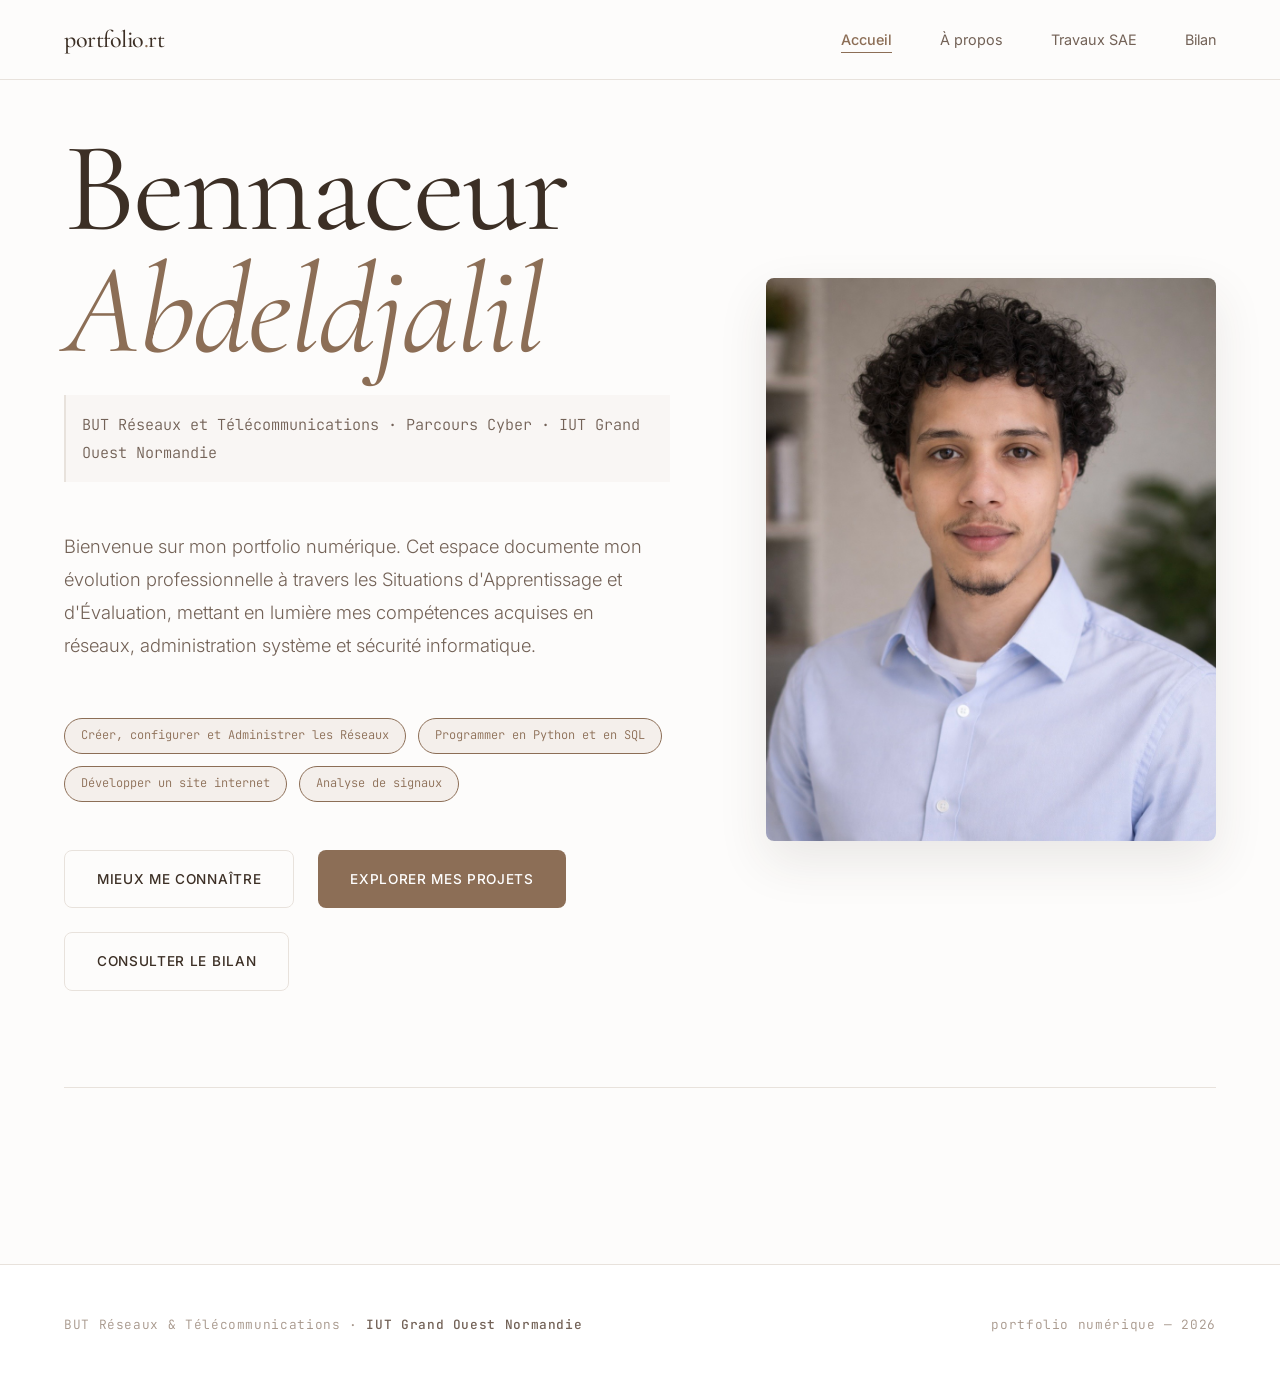
<file: index.html>
<!DOCTYPE html>
<html lang="fr">
<head>
  <meta charset="UTF-8">
  <meta name="viewport" content="width=device-width, initial-scale=1.0">
  <title>Portfolio BUT R&T | Accueil</title>
  <link rel="preconnect" href="https://fonts.googleapis.com">
  <link rel="preconnect" href="https://fonts.gstatic.com" crossorigin>
  <link href="https://fonts.googleapis.com/css2?family=Cormorant+Garamond:ital,wght@0,400;0,500;0,600;1,400&family=Inter:wght@300;400;500;600&family=JetBrains+Mono:wght@400;500&display=swap" rel="stylesheet">
  <link rel="stylesheet" href="style.css">
</head>
<body>

<nav>
  <a class="nav-logo" href="index.html">portfolio<span>.</span>rt</a>
  <ul class="nav-links">
    <li><a href="index.html" class="active">Accueil</a></li>
    <li><a href="presentation.html">À propos</a></li>
    <li><a href="saes.html">Travaux SAE</a></li>
    <li><a href="bilan.html">Bilan</a></li>
  </ul>
</nav>

<main>
  <div class="hero-grid">
    <div>
      <div class="hero-name">
        Bennaceur<em>Abdeldjalil</em>
      </div>
      <div class="hero-subtitle">BUT Réseaux et Télécommunications · Parcours Cyber · IUT Grand Ouest Normandie</div>
      <p class="hero-desc">
        Bienvenue sur mon portfolio numérique. Cet espace documente mon évolution professionnelle à travers les Situations d'Apprentissage et d'Évaluation, mettant en lumière mes compétences acquises en réseaux, administration système et sécurité informatique.
      </p>
      <div class="tags">
        <span class="tag accent">Créer, configurer et Administrer les Réseaux</span>
        <span class="tag accent">Programmer en Python et en SQL</span>
        <span class="tag accent">Développer un site internet</span>
        <span class="tag accent">Analyse de signaux</span>
      </div>
      <div class="btn-row">
        <a href="presentation.html" class="btn btn-outline">Mieux me connaître</a>
        <a href="saes.html" class="btn btn-primary">Explorer mes projets</a>
        <a href="bilan.html" class="btn btn-outline">Consulter le bilan</a>
      </div>
    </div>

    <div class="photo-container">
      <img src="[data-uri]" alt="Portrait professionnel de Bennaceur Abdeldjalil">
    </div>
  </div>

  <div class="divider"></div>
</main>

<footer class="footer-strip">
  <span>BUT Réseaux &amp; Télécommunications · <strong>IUT Grand Ouest Normandie</strong></span>
  <span>portfolio numérique — <span id="year"></span></span>
</footer>

<script>
  document.getElementById('year').textContent = new Date().getFullYear();
</script>
</body>
</html>
</file>
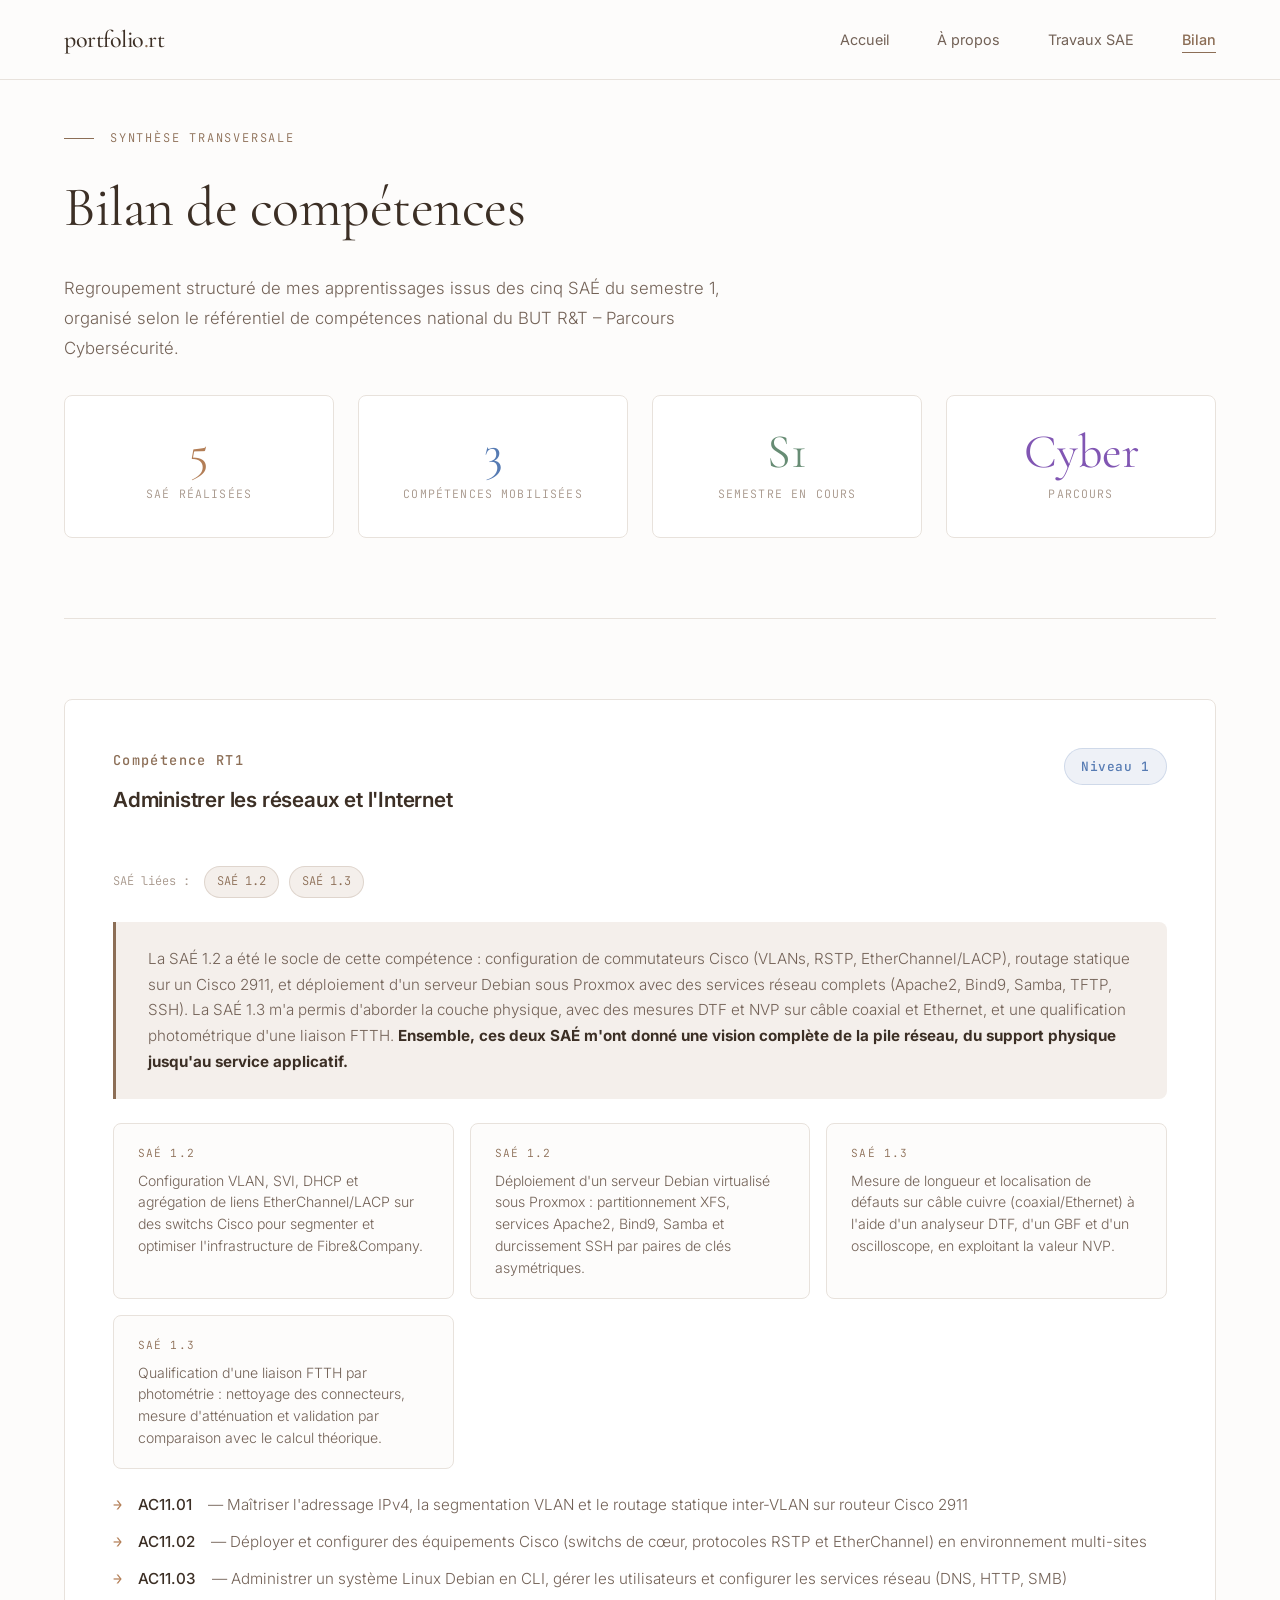
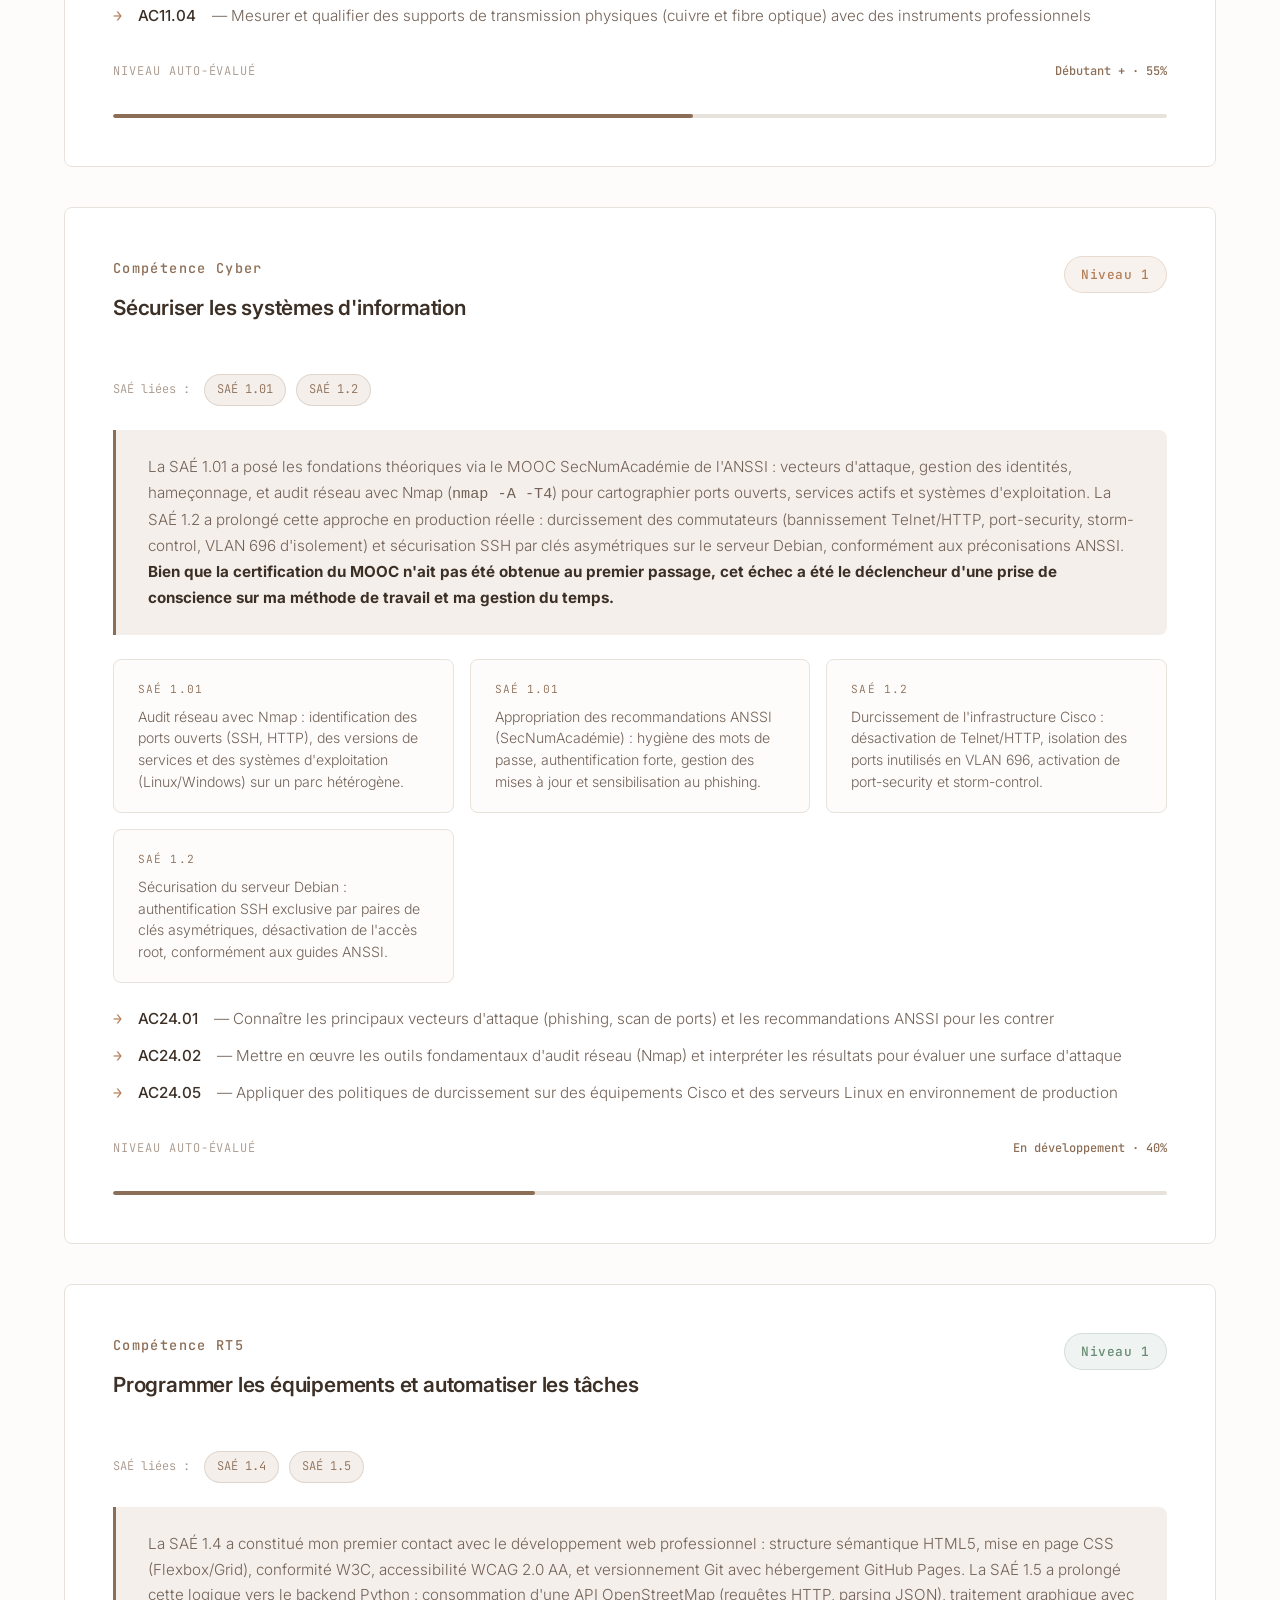
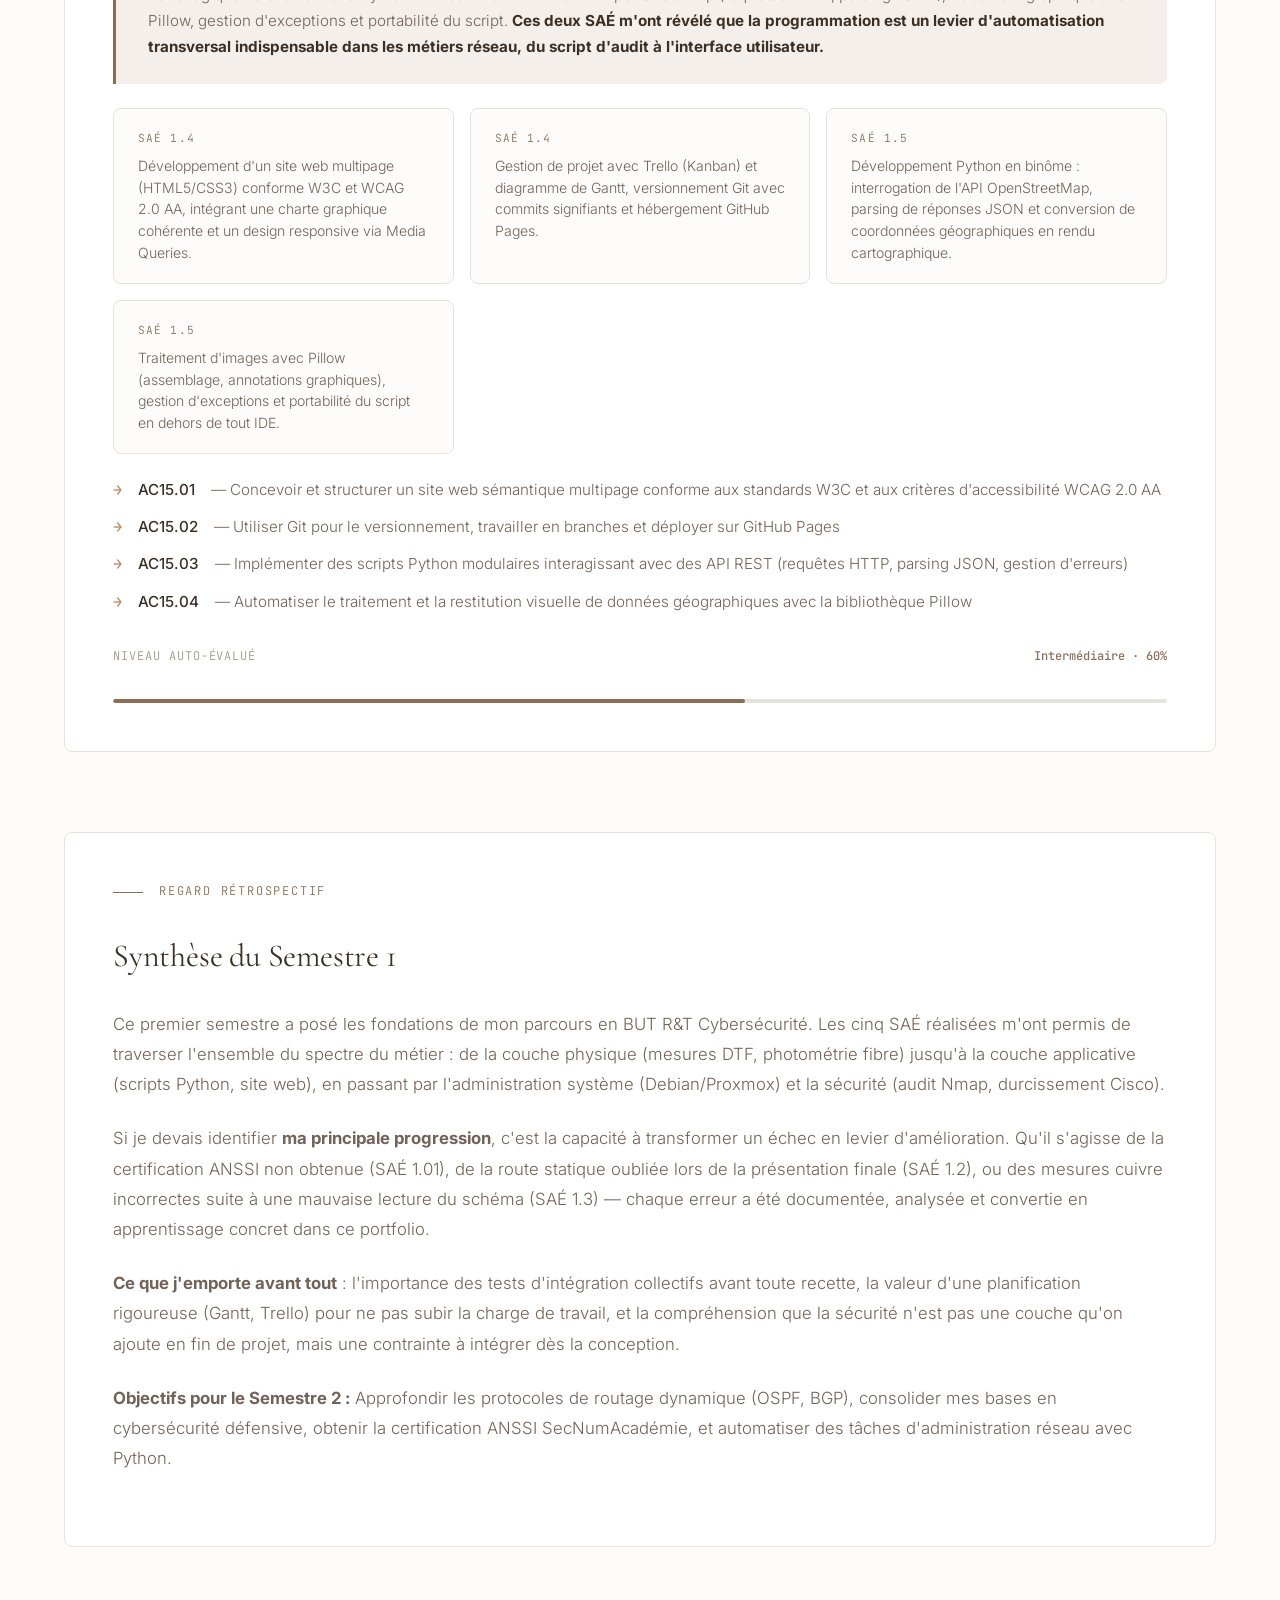
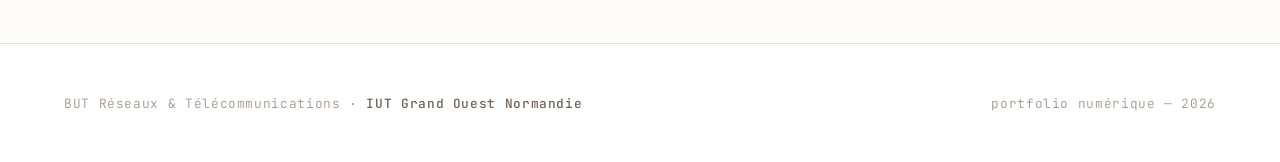
<file: bilan.html>
<!DOCTYPE html>
<html lang="fr">
<head>
  <meta charset="UTF-8">
  <meta name="viewport" content="width=device-width, initial-scale=1.0">
  <title>Portfolio BUT R&T | Bilan de compétences</title>
  <link rel="preconnect" href="https://fonts.googleapis.com">
  <link rel="preconnect" href="https://fonts.gstatic.com" crossorigin>
  <link href="https://fonts.googleapis.com/css2?family=Cormorant+Garamond:ital,wght@0,400;0,500;0,600;1,400&family=Inter:wght@300;400;500;600&family=JetBrains+Mono:wght@400;500&display=swap" rel="stylesheet">
  <link rel="stylesheet" href="style.css">
  <style>
    .bilan-intro {
      max-width: 700px;
      margin-bottom: 2rem;
    }

    .stats-row {
      display: grid;
      grid-template-columns: repeat(4, 1fr);
      gap: 1.5rem;
      margin-bottom: 5rem;
    }

    .stat-card {
      background-color: var(--surface);
      border: 1px solid var(--border);
      border-radius: var(--radius);
      padding: 2rem;
      text-align: center;
      transition: var(--transition);
    }
    .stat-card:hover {
      border-color: var(--accent);
      transform: translateY(-3px);
    }
    .stat-number {
      font-family: var(--font-title);
      font-size: 3rem;
      font-weight: 400;
      line-height: 1;
      margin-bottom: 0.5rem;
    }
    .stat-label {
      font-family: var(--font-mono);
      font-size: 0.72rem;
      text-transform: uppercase;
      letter-spacing: 0.1em;
      color: var(--text-dim);
    }

    .comp-block {
      background-color: var(--surface);
      border: 1px solid var(--border);
      border-radius: var(--radius);
      padding: 3rem;
      margin-bottom: 2.5rem;
      transition: var(--transition);
    }
    .comp-block:hover { border-color: rgba(140, 110, 86, 0.3); }

    .comp-header {
      display: flex;
      justify-content: space-between;
      align-items: flex-start;
      gap: 1.5rem;
      margin-bottom: 2rem;
    }

    .comp-id {
      font-family: var(--font-mono);
      font-size: 0.85rem;
      font-weight: 500;
      color: var(--accent);
      letter-spacing: 0.1em;
      margin-bottom: 0.5rem;
      display: block;
    }

    .saes-linked {
      display: flex;
      flex-wrap: wrap;
      gap: 0.6rem;
      margin: 1.5rem 0;
      align-items: center;
    }
    .saes-linked-label {
      font-family: var(--font-mono);
      font-size: 0.75rem;
      color: var(--text-dim);
      margin-right: 0.3rem;
    }
    .sae-chip {
      font-family: var(--font-mono);
      font-size: 0.75rem;
      padding: 4px 12px;
      border-radius: 20px;
      background-color: var(--accent-light);
      color: var(--accent);
      border: 1px solid rgba(140, 110, 86, 0.2);
      text-decoration: none;
      transition: var(--transition);
    }
    .sae-chip:hover {
      background-color: var(--accent);
      color: #fff;
    }

    .ac-list {
      list-style: none;
      margin-top: 1.5rem;
      display: flex;
      flex-direction: column;
      gap: 0.8rem;
    }
    .ac-list li {
      font-family: var(--font-body);
      font-size: 0.95rem;
      color: var(--text-muted);
      display: flex;
      align-items: flex-start;
      gap: 1rem;
      line-height: 1.6;
    }
    .ac-list li::before {
      content: '→';
      color: var(--stat-orange);
      font-family: var(--font-mono);
      flex-shrink: 0;
    }
    .ac-list li strong {
      color: var(--text);
      font-weight: 500;
    }

    .progress-wrap { margin-top: 2rem; }
    .progress-meta {
      display: flex;
      justify-content: space-between;
      align-items: center;
      margin-bottom: 0.6rem;
    }
    .progress-label {
      font-family: var(--font-mono);
      font-size: 0.75rem;
      color: var(--text-dim);
      text-transform: uppercase;
      letter-spacing: 0.08em;
    }
    .progress-value {
      font-family: var(--font-mono);
      font-size: 0.75rem;
      color: var(--accent);
      font-weight: 500;
    }
    .progress-bar {
      height: 4px;
      background-color: var(--border);
      border-radius: 2px;
      overflow: hidden;
    }
    .progress-fill {
      height: 100%;
      background-color: var(--accent);
      border-radius: 2px;
      width: 0;
      transition: width 1.5s cubic-bezier(0.22, 1, 0.36, 1);
    }

    .comp-synthese {
      margin-top: 1.5rem;
      padding: 1.5rem 2rem;
      background-color: var(--accent-light);
      border-left: 3px solid var(--accent);
      border-radius: 0 var(--radius) var(--radius) 0;
      font-size: 0.95rem;
      color: var(--text-muted);
      line-height: 1.7;
    }
    .comp-synthese strong { color: var(--text); }

    /* Grille détail AC par SAÉ */
    .ac-detail-grid {
      display: grid;
      grid-template-columns: repeat(auto-fill, minmax(280px, 1fr));
      gap: 1rem;
      margin-top: 1.5rem;
    }
    .ac-detail-card {
      background-color: var(--bg);
      border: 1px solid var(--border);
      border-radius: var(--radius);
      padding: 1.2rem 1.5rem;
    }
    .ac-detail-card .ac-sae-label {
      font-family: var(--font-mono);
      font-size: 0.7rem;
      color: var(--accent);
      text-transform: uppercase;
      letter-spacing: 0.1em;
      margin-bottom: 0.4rem;
    }
    .ac-detail-card p {
      font-size: 0.88rem;
      color: var(--text-muted);
      line-height: 1.55;
      margin: 0;
    }

    .reflexion-card {
      background-color: var(--surface);
      border: 1px solid var(--border);
      border-radius: var(--radius);
      padding: 3rem;
      margin-top: 5rem;
    }
    .reflexion-card h3 {
      font-family: var(--font-title);
      font-size: 2rem;
      font-weight: 400;
      margin-bottom: 1.5rem;
      color: var(--text);
    }

    @media (max-width: 900px) {
      .stats-row { grid-template-columns: repeat(2, 1fr); }
    }
    @media (max-width: 600px) {
      .stats-row { grid-template-columns: 1fr 1fr; }
      .comp-header { flex-direction: column; align-items: flex-start; gap: 1rem; }
      .comp-block { padding: 2rem; }
    }
  </style>
</head>
<body>

<nav>
  <a class="nav-logo" href="index.html">portfolio<span>.</span>rt</a>
  <ul class="nav-links">
    <li><a href="index.html">Accueil</a></li>
    <li><a href="presentation.html">À propos</a></li>
    <li><a href="saes.html">Travaux SAE</a></li>
    <li><a href="bilan.html" class="active">Bilan</a></li>
  </ul>
</nav>

<main>
  <div class="label">Synthèse transversale</div>
  <h2>Bilan de compétences</h2>
  <p class="bilan-intro">Regroupement structuré de mes apprentissages issus des cinq SAÉ du semestre 1, organisé selon le référentiel de compétences national du BUT R&amp;T – Parcours Cybersécurité.</p>

  <div class="stats-row">
    <div class="stat-card">
      <div class="stat-number" style="color: var(--stat-orange)">5</div>
      <div class="stat-label">SAÉ réalisées</div>
    </div>
    <div class="stat-card">
      <div class="stat-number" style="color: var(--stat-blue)">3</div>
      <div class="stat-label">Compétences mobilisées</div>
    </div>
    <div class="stat-card">
      <div class="stat-number" style="color: var(--stat-green)">S1</div>
      <div class="stat-label">Semestre en cours</div>
    </div>
    <div class="stat-card">
      <div class="stat-number" style="color: var(--stat-purple)">Cyber</div>
      <div class="stat-label">Parcours</div>
    </div>
  </div>

  <div class="divider" style="margin-top: 0;"></div>

  <!-- ── RT1 : Administrer ── -->
  <div class="comp-block">
    <div class="comp-header">
      <div>
        <span class="comp-id">Compétence RT1</span>
        <h3>Administrer les réseaux et l'Internet</h3>
      </div>
      <span class="sae-badge badge-blue">Niveau 1</span>
    </div>

    <div class="saes-linked">
      <span class="saes-linked-label">SAÉ liées :</span>
      <a href="sae12.html" class="sae-chip">SAÉ 1.2</a>
      <a href="sae13.html" class="sae-chip">SAÉ 1.3</a>
    </div>

    <div class="comp-synthese">
      La SAÉ 1.2 a été le socle de cette compétence : configuration de commutateurs Cisco (VLANs, RSTP, EtherChannel/LACP), routage statique sur un Cisco 2911, et déploiement d'un serveur Debian sous Proxmox avec des services réseau complets (Apache2, Bind9, Samba, TFTP, SSH). La SAÉ 1.3 m'a permis d'aborder la couche physique, avec des mesures DTF et NVP sur câble coaxial et Ethernet, et une qualification photométrique d'une liaison FTTH. <strong>Ensemble, ces deux SAÉ m'ont donné une vision complète de la pile réseau, du support physique jusqu'au service applicatif.</strong>
    </div>

    <div class="ac-detail-grid">
      <div class="ac-detail-card">
        <div class="ac-sae-label">SAÉ 1.2</div>
        <p>Configuration VLAN, SVI, DHCP et agrégation de liens EtherChannel/LACP sur des switchs Cisco pour segmenter et optimiser l'infrastructure de Fibre&amp;Company.</p>
      </div>
      <div class="ac-detail-card">
        <div class="ac-sae-label">SAÉ 1.2</div>
        <p>Déploiement d'un serveur Debian virtualisé sous Proxmox : partitionnement XFS, services Apache2, Bind9, Samba et durcissement SSH par paires de clés asymétriques.</p>
      </div>
      <div class="ac-detail-card">
        <div class="ac-sae-label">SAÉ 1.3</div>
        <p>Mesure de longueur et localisation de défauts sur câble cuivre (coaxial/Ethernet) à l'aide d'un analyseur DTF, d'un GBF et d'un oscilloscope, en exploitant la valeur NVP.</p>
      </div>
      <div class="ac-detail-card">
        <div class="ac-sae-label">SAÉ 1.3</div>
        <p>Qualification d'une liaison FTTH par photométrie : nettoyage des connecteurs, mesure d'atténuation et validation par comparaison avec le calcul théorique.</p>
      </div>
    </div>

    <ul class="ac-list">
      <li><strong>AC11.01</strong> — Maîtriser l'adressage IPv4, la segmentation VLAN et le routage statique inter-VLAN sur routeur Cisco 2911</li>
      <li><strong>AC11.02</strong> — Déployer et configurer des équipements Cisco (switchs de cœur, protocoles RSTP et EtherChannel) en environnement multi-sites</li>
      <li><strong>AC11.03</strong> — Administrer un système Linux Debian en CLI, gérer les utilisateurs et configurer les services réseau (DNS, HTTP, SMB)</li>
      <li><strong>AC11.04</strong> — Mesurer et qualifier des supports de transmission physiques (cuivre et fibre optique) avec des instruments professionnels</li>
    </ul>

    <div class="progress-wrap">
      <div class="progress-meta">
        <span class="progress-label">Niveau auto-évalué</span>
        <span class="progress-value">Débutant + · 55%</span>
      </div>
      <div class="progress-bar"><div class="progress-fill" data-width="55"></div></div>
    </div>
  </div>

  <!-- ── Cyber : Sécuriser ── -->
  <div class="comp-block">
    <div class="comp-header">
      <div>
        <span class="comp-id">Compétence Cyber</span>
        <h3>Sécuriser les systèmes d'information</h3>
      </div>
      <span class="sae-badge badge-orange">Niveau 1</span>
    </div>

    <div class="saes-linked">
      <span class="saes-linked-label">SAÉ liées :</span>
      <a href="sae101.html" class="sae-chip">SAÉ 1.01</a>
      <a href="sae12.html" class="sae-chip">SAÉ 1.2</a>
    </div>

    <div class="comp-synthese">
      La SAÉ 1.01 a posé les fondations théoriques via le MOOC SecNumAcadémie de l'ANSSI : vecteurs d'attaque, gestion des identités, hameçonnage, et audit réseau avec Nmap (<code>nmap -A -T4</code>) pour cartographier ports ouverts, services actifs et systèmes d'exploitation. La SAÉ 1.2 a prolongé cette approche en production réelle : durcissement des commutateurs (bannissement Telnet/HTTP, port-security, storm-control, VLAN 696 d'isolement) et sécurisation SSH par clés asymétriques sur le serveur Debian, conformément aux préconisations ANSSI. <strong>Bien que la certification du MOOC n'ait pas été obtenue au premier passage, cet échec a été le déclencheur d'une prise de conscience sur ma méthode de travail et ma gestion du temps.</strong>
    </div>

    <div class="ac-detail-grid">
      <div class="ac-detail-card">
        <div class="ac-sae-label">SAÉ 1.01</div>
        <p>Audit réseau avec Nmap : identification des ports ouverts (SSH, HTTP), des versions de services et des systèmes d'exploitation (Linux/Windows) sur un parc hétérogène.</p>
      </div>
      <div class="ac-detail-card">
        <div class="ac-sae-label">SAÉ 1.01</div>
        <p>Appropriation des recommandations ANSSI (SecNumAcadémie) : hygiène des mots de passe, authentification forte, gestion des mises à jour et sensibilisation au phishing.</p>
      </div>
      <div class="ac-detail-card">
        <div class="ac-sae-label">SAÉ 1.2</div>
        <p>Durcissement de l'infrastructure Cisco : désactivation de Telnet/HTTP, isolation des ports inutilisés en VLAN 696, activation de port-security et storm-control.</p>
      </div>
      <div class="ac-detail-card">
        <div class="ac-sae-label">SAÉ 1.2</div>
        <p>Sécurisation du serveur Debian : authentification SSH exclusive par paires de clés asymétriques, désactivation de l'accès root, conformément aux guides ANSSI.</p>
      </div>
    </div>

    <ul class="ac-list">
      <li><strong>AC24.01</strong> — Connaître les principaux vecteurs d'attaque (phishing, scan de ports) et les recommandations ANSSI pour les contrer</li>
      <li><strong>AC24.02</strong> — Mettre en œuvre les outils fondamentaux d'audit réseau (Nmap) et interpréter les résultats pour évaluer une surface d'attaque</li>
      <li><strong>AC24.05</strong> — Appliquer des politiques de durcissement sur des équipements Cisco et des serveurs Linux en environnement de production</li>
    </ul>

    <div class="progress-wrap">
      <div class="progress-meta">
        <span class="progress-label">Niveau auto-évalué</span>
        <span class="progress-value">En développement · 40%</span>
      </div>
      <div class="progress-bar"><div class="progress-fill" data-width="40"></div></div>
    </div>
  </div>

  <!-- ── RT5 : Programmer ── -->
  <div class="comp-block">
    <div class="comp-header">
      <div>
        <span class="comp-id">Compétence RT5</span>
        <h3>Programmer les équipements et automatiser les tâches</h3>
      </div>
      <span class="sae-badge badge-green">Niveau 1</span>
    </div>

    <div class="saes-linked">
      <span class="saes-linked-label">SAÉ liées :</span>
      <a href="sae14.html" class="sae-chip">SAÉ 1.4</a>
      <a href="sae15.html" class="sae-chip">SAÉ 1.5</a>
    </div>

    <div class="comp-synthese">
      La SAÉ 1.4 a constitué mon premier contact avec le développement web professionnel : structure sémantique HTML5, mise en page CSS (Flexbox/Grid), conformité W3C, accessibilité WCAG 2.0 AA, et versionnement Git avec hébergement GitHub Pages. La SAÉ 1.5 a prolongé cette logique vers le backend Python : consommation d'une API OpenStreetMap (requêtes HTTP, parsing JSON), traitement graphique avec Pillow, gestion d'exceptions et portabilité du script. <strong>Ces deux SAÉ m'ont révélé que la programmation est un levier d'automatisation transversal indispensable dans les métiers réseau, du script d'audit à l'interface utilisateur.</strong>
    </div>

    <div class="ac-detail-grid">
      <div class="ac-detail-card">
        <div class="ac-sae-label">SAÉ 1.4</div>
        <p>Développement d'un site web multipage (HTML5/CSS3) conforme W3C et WCAG 2.0 AA, intégrant une charte graphique cohérente et un design responsive via Media Queries.</p>
      </div>
      <div class="ac-detail-card">
        <div class="ac-sae-label">SAÉ 1.4</div>
        <p>Gestion de projet avec Trello (Kanban) et diagramme de Gantt, versionnement Git avec commits signifiants et hébergement GitHub Pages.</p>
      </div>
      <div class="ac-detail-card">
        <div class="ac-sae-label">SAÉ 1.5</div>
        <p>Développement Python en binôme : interrogation de l'API OpenStreetMap, parsing de réponses JSON et conversion de coordonnées géographiques en rendu cartographique.</p>
      </div>
      <div class="ac-detail-card">
        <div class="ac-sae-label">SAÉ 1.5</div>
        <p>Traitement d'images avec Pillow (assemblage, annotations graphiques), gestion d'exceptions et portabilité du script en dehors de tout IDE.</p>
      </div>
    </div>

    <ul class="ac-list">
      <li><strong>AC15.01</strong> — Concevoir et structurer un site web sémantique multipage conforme aux standards W3C et aux critères d'accessibilité WCAG 2.0 AA</li>
      <li><strong>AC15.02</strong> — Utiliser Git pour le versionnement, travailler en branches et déployer sur GitHub Pages</li>
      <li><strong>AC15.03</strong> — Implémenter des scripts Python modulaires interagissant avec des API REST (requêtes HTTP, parsing JSON, gestion d'erreurs)</li>
      <li><strong>AC15.04</strong> — Automatiser le traitement et la restitution visuelle de données géographiques avec la bibliothèque Pillow</li>
    </ul>

    <div class="progress-wrap">
      <div class="progress-meta">
        <span class="progress-label">Niveau auto-évalué</span>
        <span class="progress-value">Intermédiaire · 60%</span>
      </div>
      <div class="progress-bar"><div class="progress-fill" data-width="60"></div></div>
    </div>
  </div>

  <!-- ── Réflexion globale ── -->
  <div class="reflexion-card">
    <div class="label">Regard rétrospectif</div>
    <h3>Synthèse du Semestre 1</h3>
    <p>Ce premier semestre a posé les fondations de mon parcours en BUT R&amp;T Cybersécurité. Les cinq SAÉ réalisées m'ont permis de traverser l'ensemble du spectre du métier : de la couche physique (mesures DTF, photométrie fibre) jusqu'à la couche applicative (scripts Python, site web), en passant par l'administration système (Debian/Proxmox) et la sécurité (audit Nmap, durcissement Cisco).</p>
    <p>Si je devais identifier <strong>ma principale progression</strong>, c'est la capacité à transformer un échec en levier d'amélioration. Qu'il s'agisse de la certification ANSSI non obtenue (SAÉ 1.01), de la route statique oubliée lors de la présentation finale (SAÉ 1.2), ou des mesures cuivre incorrectes suite à une mauvaise lecture du schéma (SAÉ 1.3) — chaque erreur a été documentée, analysée et convertie en apprentissage concret dans ce portfolio.</p>
    <p><strong>Ce que j'emporte avant tout</strong> : l'importance des tests d'intégration collectifs avant toute recette, la valeur d'une planification rigoureuse (Gantt, Trello) pour ne pas subir la charge de travail, et la compréhension que la sécurité n'est pas une couche qu'on ajoute en fin de projet, mais une contrainte à intégrer dès la conception.</p>
    <p><strong>Objectifs pour le Semestre 2 :</strong> Approfondir les protocoles de routage dynamique (OSPF, BGP), consolider mes bases en cybersécurité défensive, obtenir la certification ANSSI SecNumAcadémie, et automatiser des tâches d'administration réseau avec Python.</p>
  </div>

</main>

<footer class="footer-strip">
  <span>BUT Réseaux &amp; Télécommunications · <strong>IUT Grand Ouest Normandie</strong></span>
  <span>portfolio numérique — <span id="year"></span></span>
</footer>

<script>
  document.getElementById('year').textContent = new Date().getFullYear();

  const observer = new IntersectionObserver((entries) => {
    entries.forEach(entry => {
      if (entry.isIntersecting) {
        entry.target.querySelectorAll('.progress-fill').forEach(el => {
          el.style.width = (el.getAttribute('data-width') || '0') + '%';
        });
      }
    });
  }, { threshold: 0.3 });

  document.querySelectorAll('.comp-block').forEach(block => observer.observe(block));
</script>
</body>
</html>
</file>
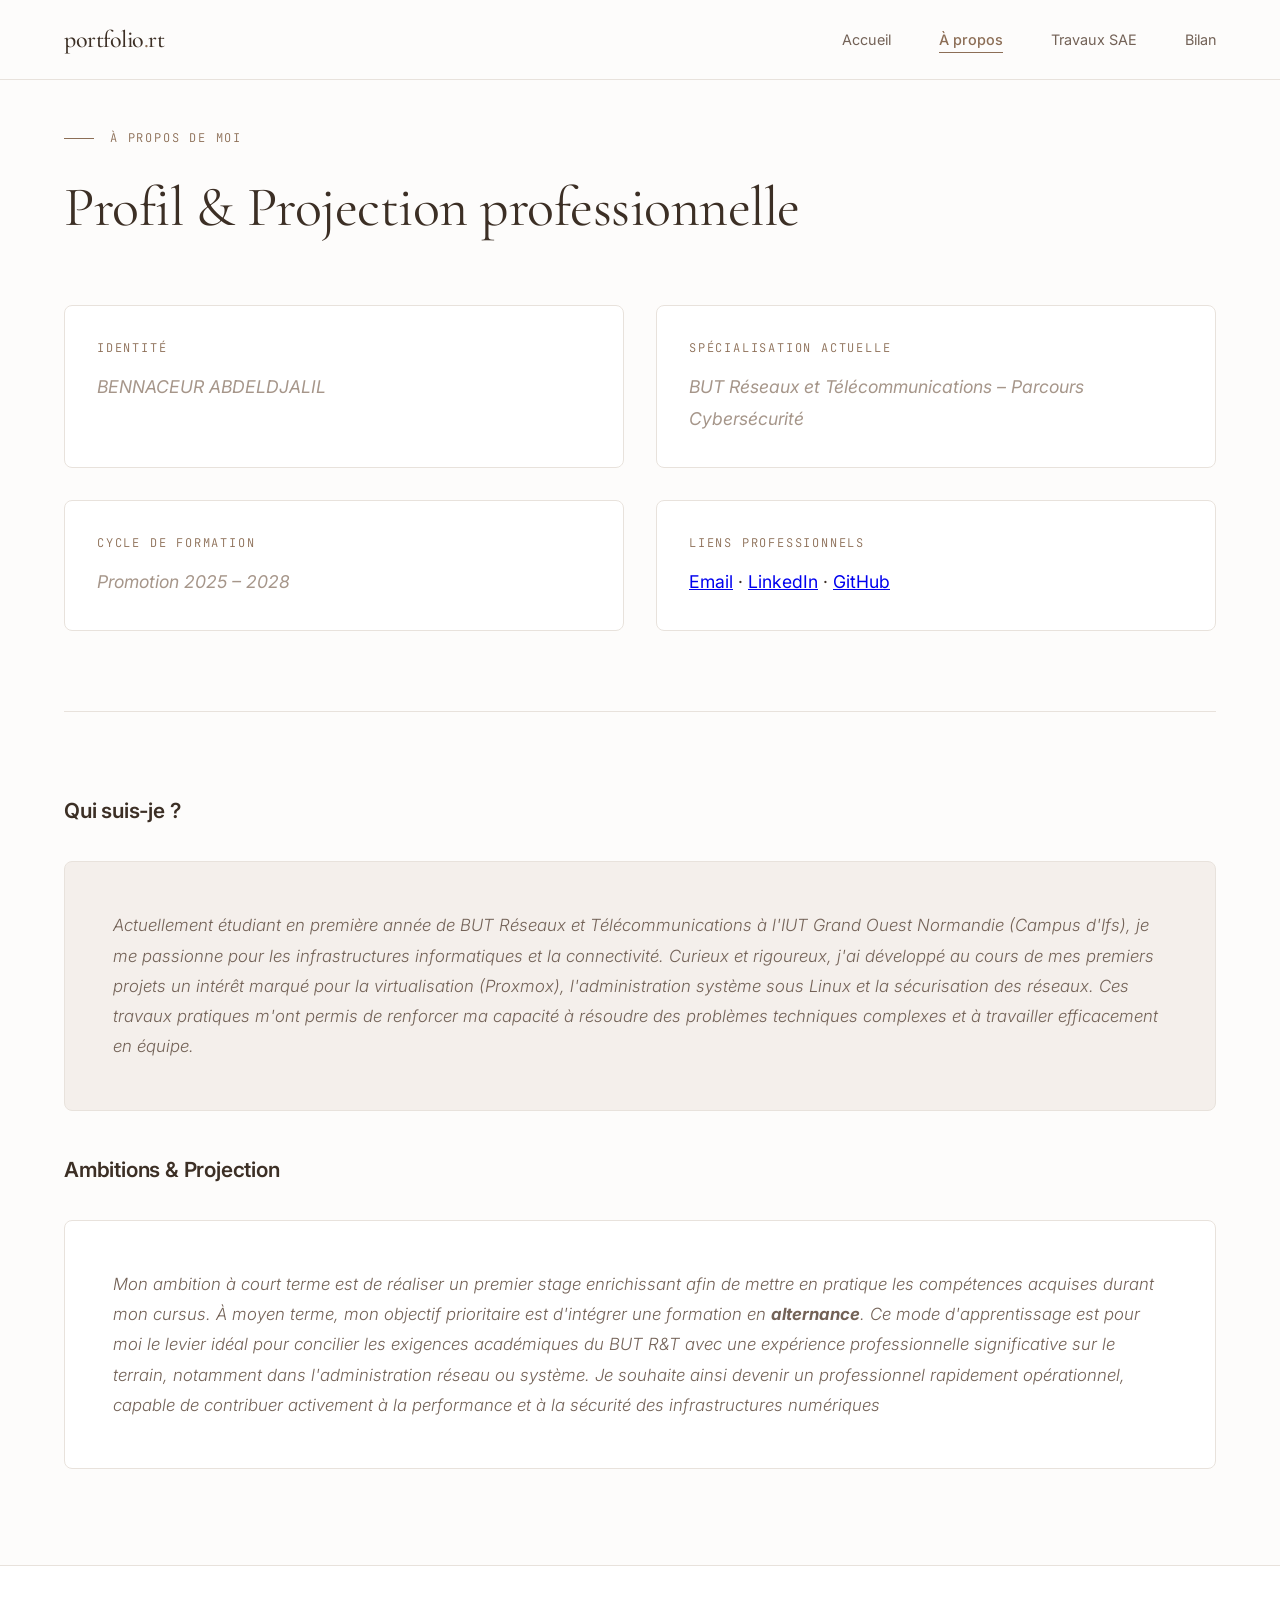
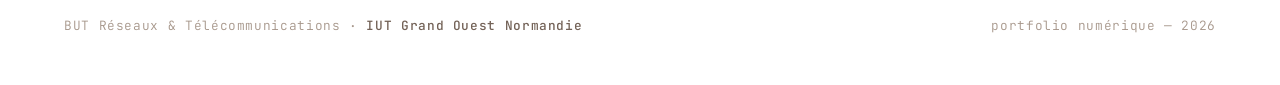
<file: presentation.html>
<!DOCTYPE html>
<html lang="fr">
<head>
  <meta charset="UTF-8">
  <meta name="viewport" content="width=device-width, initial-scale=1.0">
  <title>Portfolio BUT R&T | À propos</title>
  <link rel="preconnect" href="https://fonts.googleapis.com">
  <link rel="preconnect" href="https://fonts.gstatic.com" crossorigin>
  <link href="https://fonts.googleapis.com/css2?family=Cormorant+Garamond:ital,wght@0,400;0,500;0,600;1,400&family=Inter:wght@300;400;500;600&family=JetBrains+Mono:wght@400;500&display=swap" rel="stylesheet">
  <link rel="stylesheet" href="style.css">
</head>
<body>

<nav>
  <a class="nav-logo" href="index.html">portfolio<span>.</span>rt</a>
  <ul class="nav-links">
    <li><a href="index.html">Accueil</a></li>
    <li><a href="presentation.html" class="active">À propos</a></li>
    <li><a href="saes.html">Travaux SAE</a></li>
    <li><a href="bilan.html">Bilan</a></li>
  </ul>
</nav>

<main>
  <div class="label">À propos de moi</div>
  <h2>Profil &amp; Projection professionnelle</h2>

  

  <div class="info-grid">
    <div class="info-field">
      <div class="field-label">Identité</div>
      <div class="field-value placeholder">BENNACEUR ABDELDJALIL</div>
    </div>
    <div class="info-field">
      <div class="field-label">Spécialisation Actuelle</div>
      <div class="field-value placeholder"> BUT Réseaux et Télécommunications – Parcours Cybersécurité</div>
    </div>
    <div class="info-field">
      <div class="field-label">Cycle de Formation</div>
      <div class="field-value placeholder"> Promotion 2025 – 2028</div>
    </div>
    
    <div class="info-field">
    <div class="field-label">Liens Professionnels</div>
    <div class="field-value">
        <a href="mailto:votre.email@etu.unicaen.fr">Email</a> · 
        <a href="https://www.linkedin.com/in/votre-identifiant" target="_blank" rel="noopener noreferrer">LinkedIn</a> · 
        <a href="https://github.com/votre-pseudo" target="_blank" rel="noopener noreferrer">GitHub</a>
    </div>
</div>
      
    </div>
  </div>

  <div class="divider"></div>

  <h3 style="margin-bottom:2rem">Qui suis-je ?</h3>
  <div class="card" style="margin-bottom:2.5rem; background-color: var(--accent-light);">
    <p class="field-value placeholder" style="font-style:italic; color:var(--text-muted); margin-bottom:0">
      Actuellement étudiant en première année de BUT Réseaux et Télécommunications à l'IUT Grand Ouest Normandie (Campus d'Ifs), je me passionne pour les infrastructures informatiques et la connectivité. 
      Curieux et rigoureux, j'ai développé au cours de mes premiers projets un intérêt marqué pour la virtualisation (Proxmox), l'administration système sous Linux et la sécurisation des réseaux. 
      Ces travaux pratiques m'ont permis de renforcer ma capacité à résoudre des problèmes techniques complexes et à travailler efficacement en équipe.
    </p>
  </div>

  <h3 style="margin-bottom:2rem">Ambitions &amp; Projection</h3>
  <div class="card">
    <p class="field-value placeholder" style="font-style:italic; color:var(--text-muted); margin-bottom:0">
    Mon ambition à court terme est de réaliser un premier stage enrichissant afin de mettre en pratique les compétences acquises durant mon cursus. À moyen terme, mon objectif prioritaire est d'intégrer une formation en <strong>alternance</strong>. Ce mode d'apprentissage est pour moi le levier idéal pour concilier les exigences académiques du BUT R&T avec une expérience professionnelle significative sur le terrain, notamment dans l'administration réseau ou système. Je souhaite ainsi devenir un professionnel rapidement opérationnel, capable de contribuer activement à la performance et à la sécurité des infrastructures numériques
  </div>
</main>

<footer class="footer-strip">
  <span>BUT Réseaux &amp; Télécommunications · <strong>IUT Grand Ouest Normandie</strong></span>
  <span>portfolio numérique — <span id="year"></span></span>
</footer>

<script>
  document.getElementById('year').textContent = new Date().getFullYear();
</script>
</body>
</html>
</file>
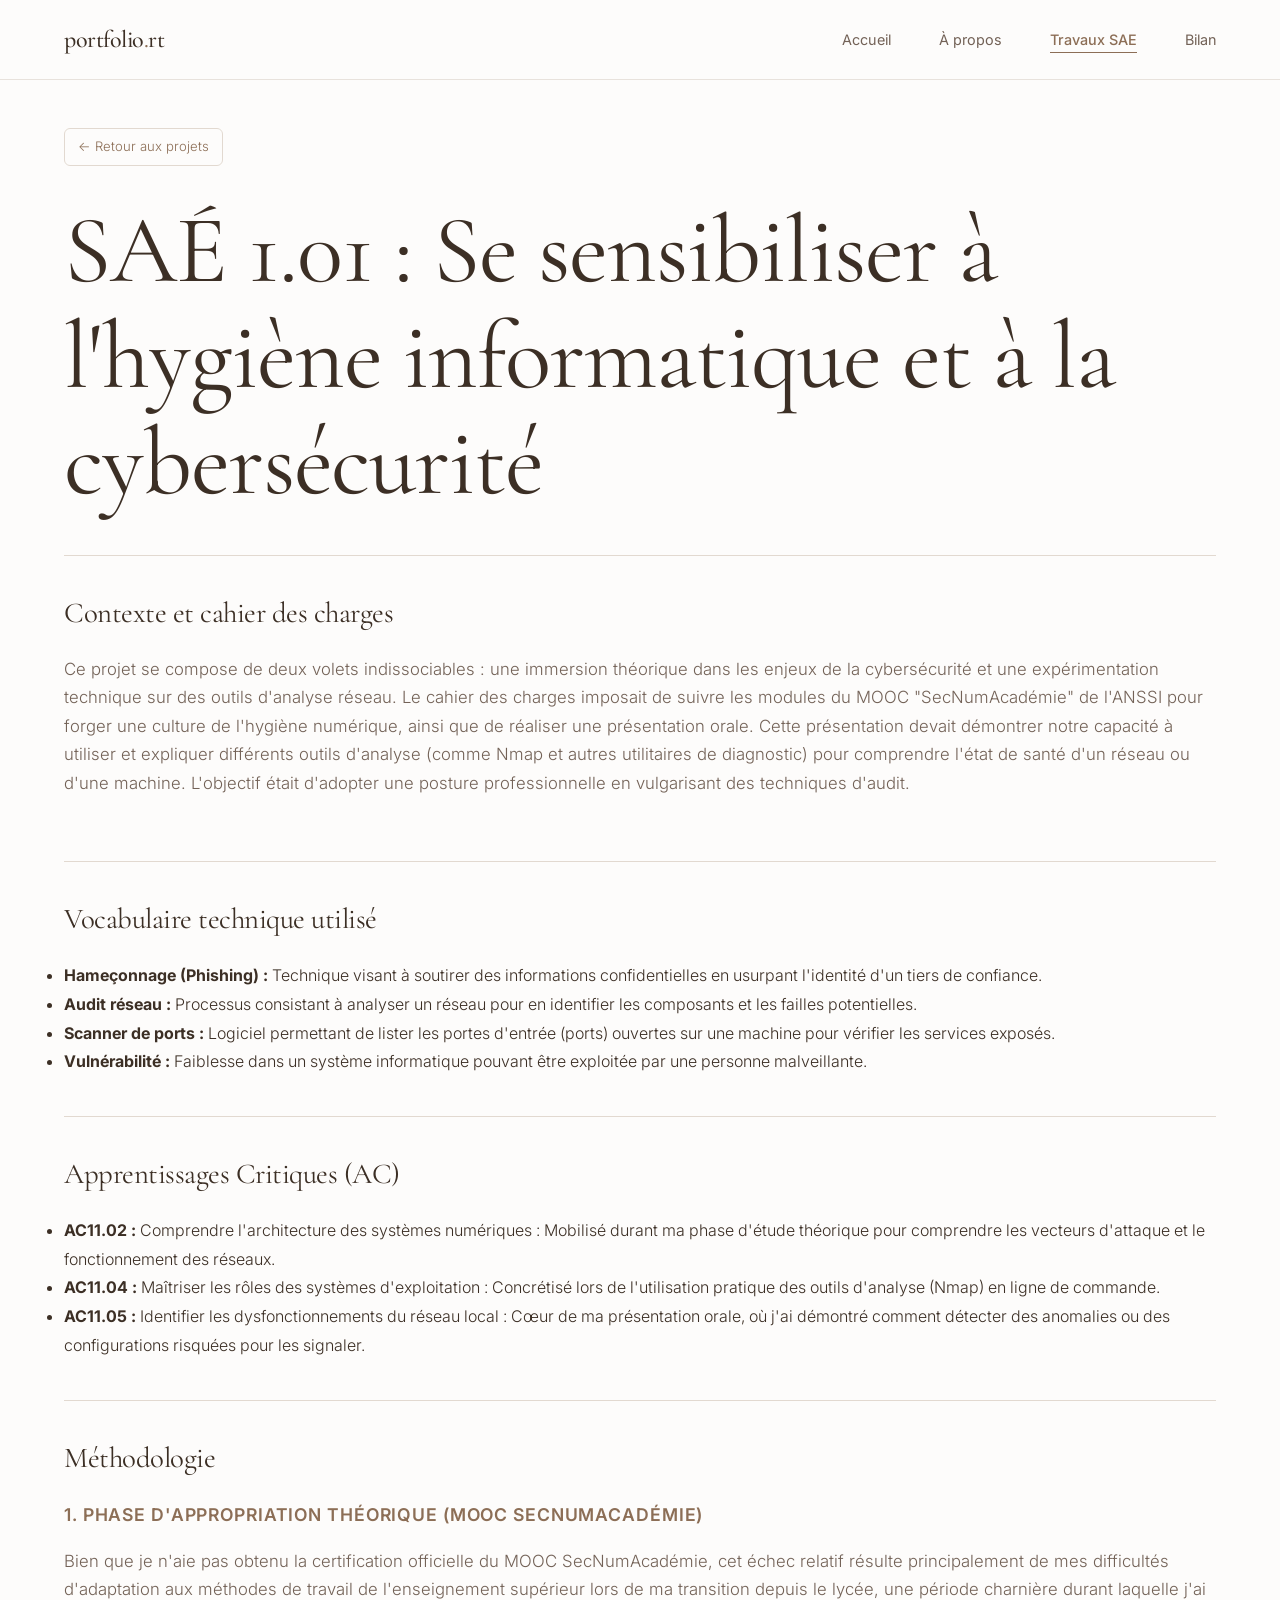
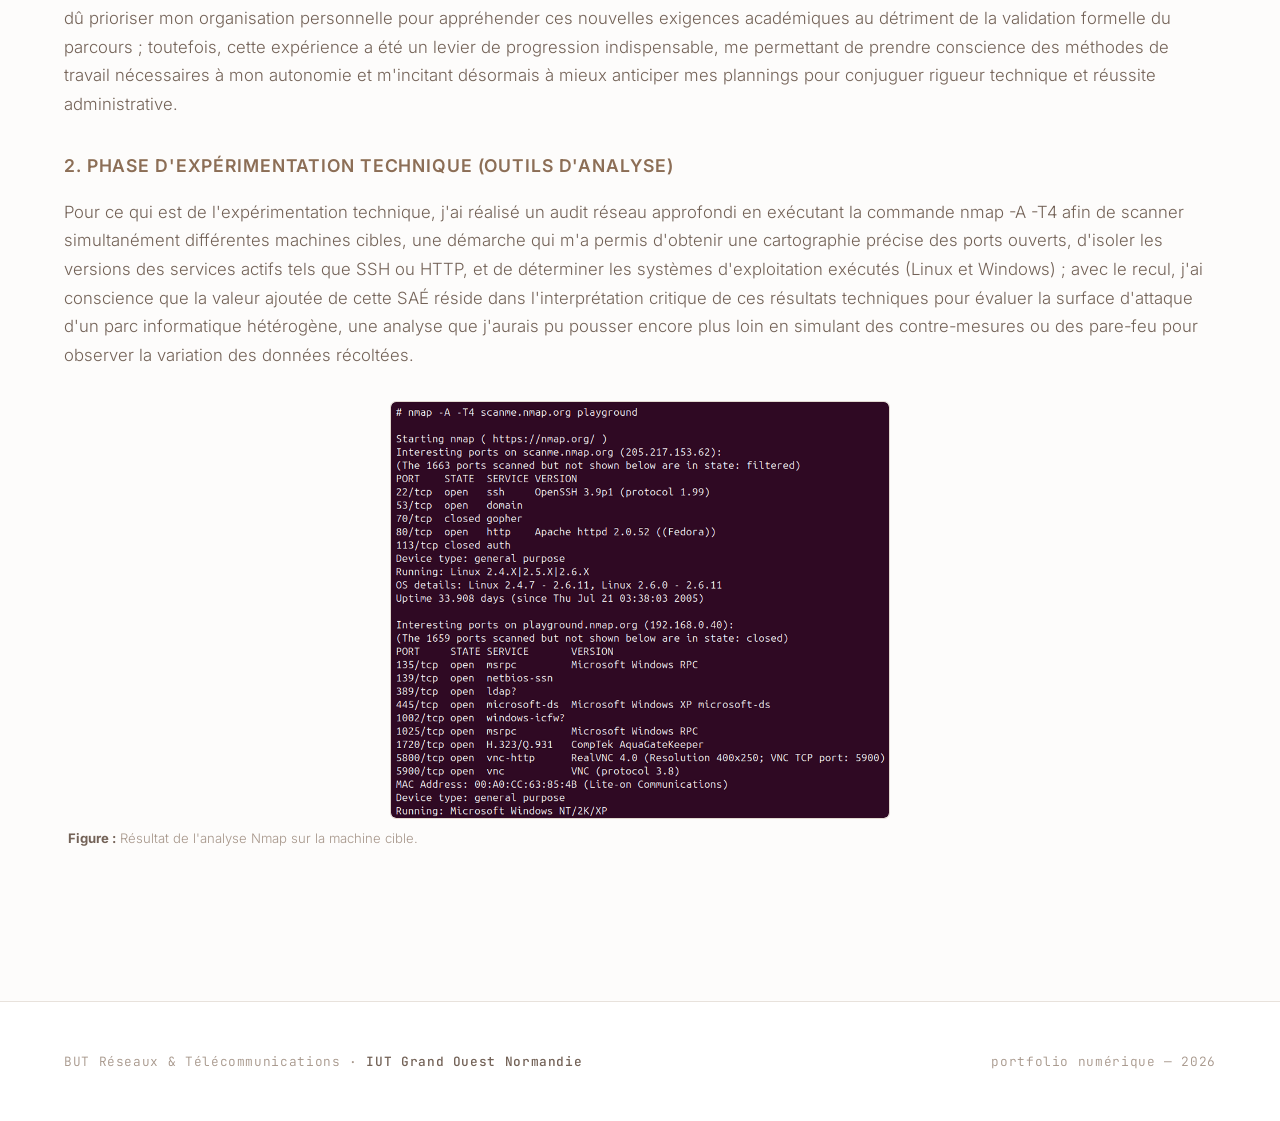
<file: sae101.html>
<!DOCTYPE html>
<html lang="fr">
<head>
  <meta charset="UTF-8">
  <meta name="viewport" content="width=device-width, initial-scale=1.0">
  <title>SAÉ 1.01 - Hygiène informatique | Portfolio</title>
  <link rel="preconnect" href="https://fonts.googleapis.com">
  <link rel="preconnect" href="https://fonts.gstatic.com" crossorigin>
  <link href="https://fonts.googleapis.com/css2?family=Cormorant+Garamond:ital,wght@0,400;0,500;0,600;1,400&family=Inter:wght@300;400;500;600&family=JetBrains+Mono:wght@400;500&display=swap" rel="stylesheet">
  <link rel="stylesheet" href="style.css">
  <link rel="stylesheet" href="sae101.css">
</head>
<body>

  <nav>
    <a class="nav-logo" href="index.html">portfolio<span>.</span>rt</a>
    <ul class="nav-links">
      <li><a href="index.html">Accueil</a></li>
      <li><a href="presentation.html">À propos</a></li>
      <li><a href="saes.html" class="active">Travaux SAE</a></li>
      <li><a href="bilan.html">Bilan</a></li>
    </ul>
  </nav>

  <main>
    <a href="saes.html" class="btn-back">← Retour aux projets</a>
    
    <h1 class="sae-main-title">SAÉ 1.01 : Se sensibiliser à l'hygiène informatique et à la cybersécurité</h1>

    <section class="sae-section">
      <h2>Contexte et cahier des charges</h2>
      <p>Ce projet se compose de deux volets indissociables : une immersion théorique dans les enjeux de la cybersécurité et une expérimentation technique sur des outils d'analyse réseau. Le cahier des charges imposait de suivre les modules du MOOC "SecNumAcadémie" de l'ANSSI pour forger une culture de l'hygiène numérique, ainsi que de réaliser une présentation orale. Cette présentation devait démontrer notre capacité à utiliser et expliquer différents outils d'analyse (comme Nmap et autres utilitaires de diagnostic) pour comprendre l'état de santé d'un réseau ou d'une machine. L'objectif était d'adopter une posture professionnelle en vulgarisant des techniques d'audit.</p>
    </section>

    <section class="sae-section">
      <h2>Vocabulaire technique utilisé</h2>
      <ul>
        <li><strong>Hameçonnage (Phishing) :</strong> Technique visant à soutirer des informations confidentielles en usurpant l'identité d'un tiers de confiance.</li>
        <li><strong>Audit réseau :</strong> Processus consistant à analyser un réseau pour en identifier les composants et les failles potentielles.</li>
        <li><strong>Scanner de ports :</strong> Logiciel permettant de lister les portes d'entrée (ports) ouvertes sur une machine pour vérifier les services exposés.</li>
        <li><strong>Vulnérabilité :</strong> Faiblesse dans un système informatique pouvant être exploitée par une personne malveillante.</li>
      </ul>
    </section>

    <section class="sae-section">
      <h2>Apprentissages Critiques (AC)</h2>
      <ul>
        <li><strong>AC11.02 :</strong> Comprendre l'architecture des systèmes numériques : Mobilisé durant ma phase d'étude théorique pour comprendre les vecteurs d'attaque et le fonctionnement des réseaux.</li>
        <li><strong>AC11.04 :</strong> Maîtriser les rôles des systèmes d'exploitation : Concrétisé lors de l'utilisation pratique des outils d'analyse (Nmap) en ligne de commande.</li>
        <li><strong>AC11.05 :</strong> Identifier les dysfonctionnements du réseau local : Cœur de ma présentation orale, où j'ai démontré comment détecter des anomalies ou des configurations risquées pour les signaler.</li>
      </ul>
    </section>

    <section class="sae-section">
      <h2>Méthodologie</h2>

      <h3>1. Phase d'appropriation théorique (MOOC SecNumAcadémie)</h3>
      <p>Bien que je n'aie pas obtenu la certification officielle du MOOC SecNumAcadémie, cet échec relatif résulte principalement de mes difficultés d'adaptation aux méthodes de travail de l'enseignement supérieur lors de ma transition depuis le lycée, une période charnière durant laquelle j'ai dû prioriser mon organisation personnelle pour appréhender ces nouvelles exigences académiques au détriment de la validation formelle du parcours ; toutefois, cette expérience a été un levier de progression indispensable, me permettant de prendre conscience des méthodes de travail nécessaires à mon autonomie et m'incitant désormais à mieux anticiper mes plannings pour conjuguer rigueur technique et réussite administrative.</p>

      <h3 style="margin-top: 2rem;">2. Phase d'expérimentation technique (Outils d'analyse)</h3>
      <p>Pour ce qui est de l'expérimentation technique, j'ai réalisé un audit réseau approfondi en exécutant la commande nmap -A -T4 afin de scanner simultanément différentes machines cibles, une démarche qui m'a permis d'obtenir une cartographie précise des ports ouverts, d'isoler les versions des services actifs tels que SSH ou HTTP, et de déterminer les systèmes d'exploitation exécutés (Linux et Windows) ; avec le recul, j'ai conscience que la valeur ajoutée de cette SAÉ réside dans l'interprétation critique de ces résultats techniques pour évaluer la surface d'attaque d'un parc informatique hétérogène, une analyse que j'aurais pu pousser encore plus loin en simulant des contre-mesures ou des pare-feu pour observer la variation des données récoltées.</p>
      
      <div class="sae-media-grid" style="margin-top: 2rem;">
        <figure class="sae-card-media">
          <div class="img-wrapper">
            <img src="NMAP.png" alt="Capture d'écran de l'analyse Nmap">
          </div>
          <figcaption><strong>Figure :</strong> Résultat de l'analyse Nmap sur la machine cible.</figcaption>
        </figure>
      </div>
    </section>

  </main>

  <footer class="footer-strip">
    <span>BUT Réseaux &amp; Télécommunications · <strong>IUT Grand Ouest Normandie</strong></span>
    <span>portfolio numérique — <span id="year"></span></span>
  </footer>

  <script>
    document.getElementById('year').textContent = new Date().getFullYear();
  </script>
</body>
</html>
</file>
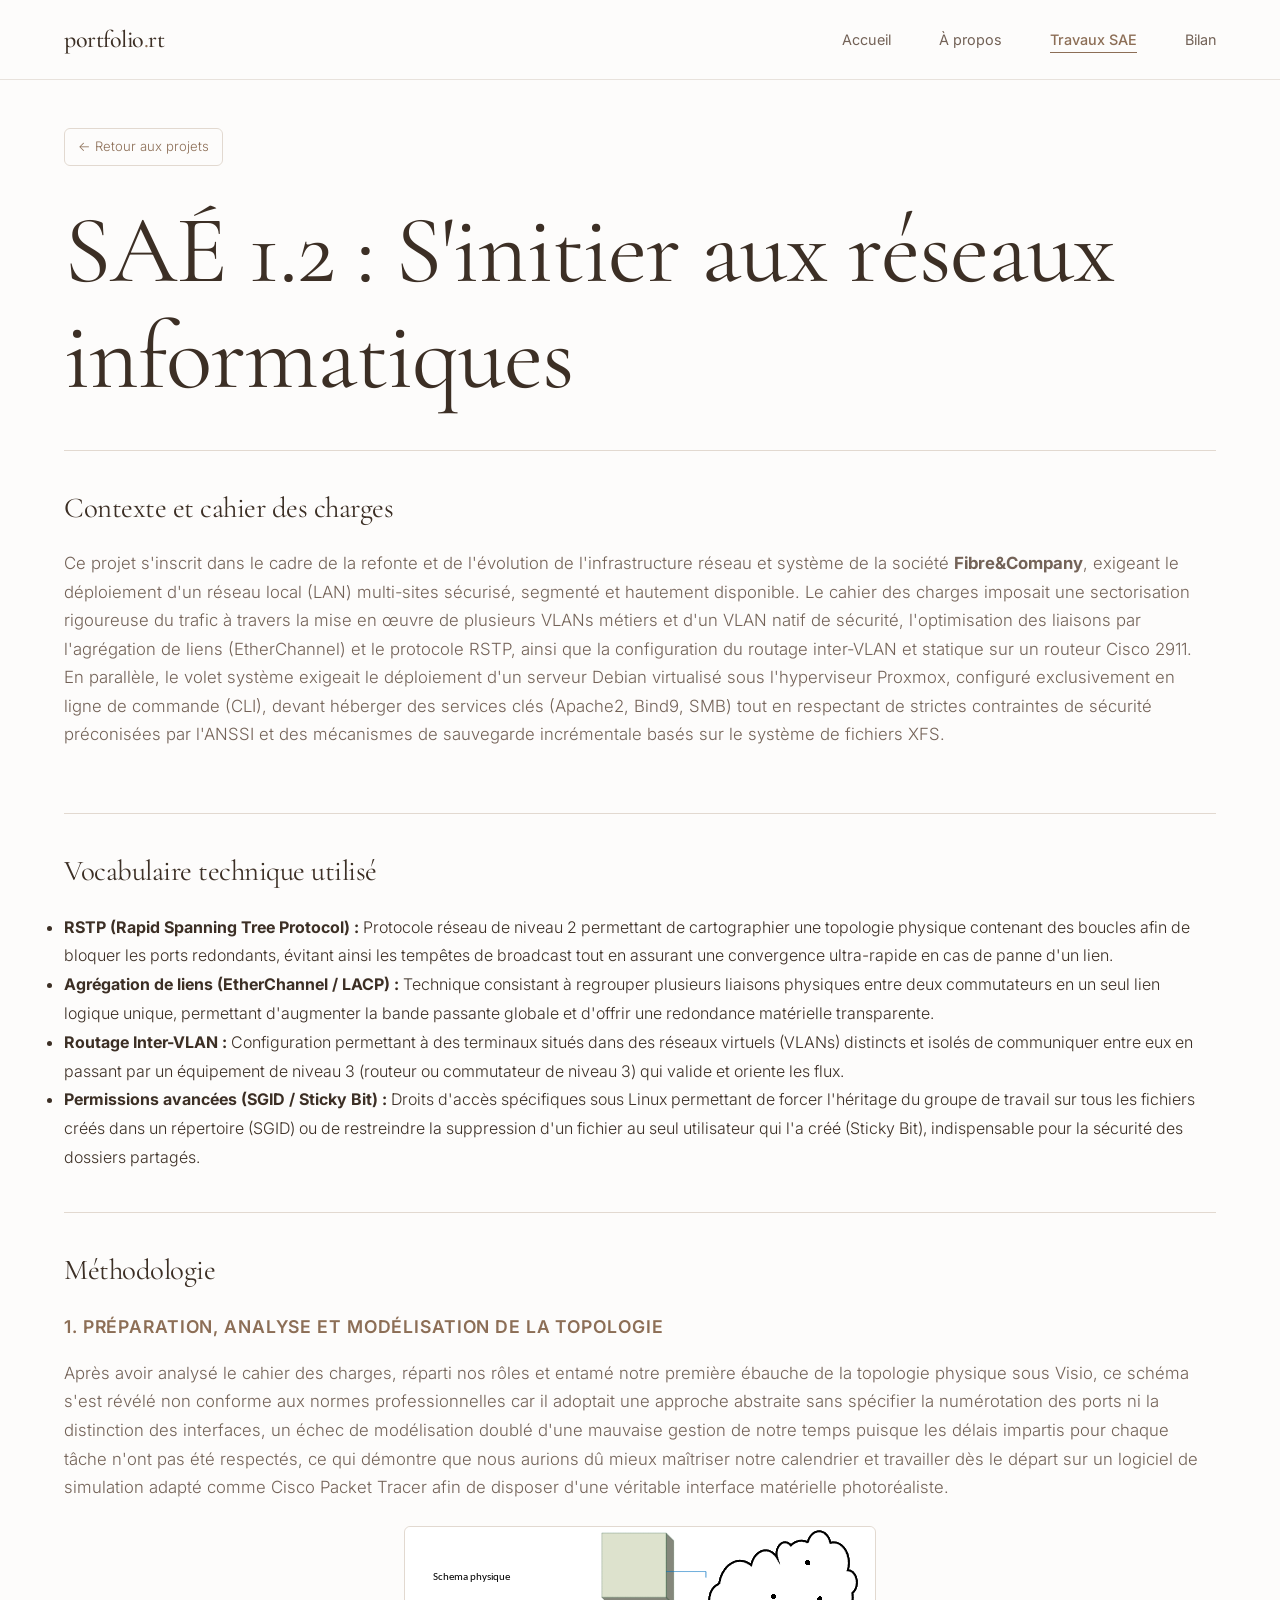
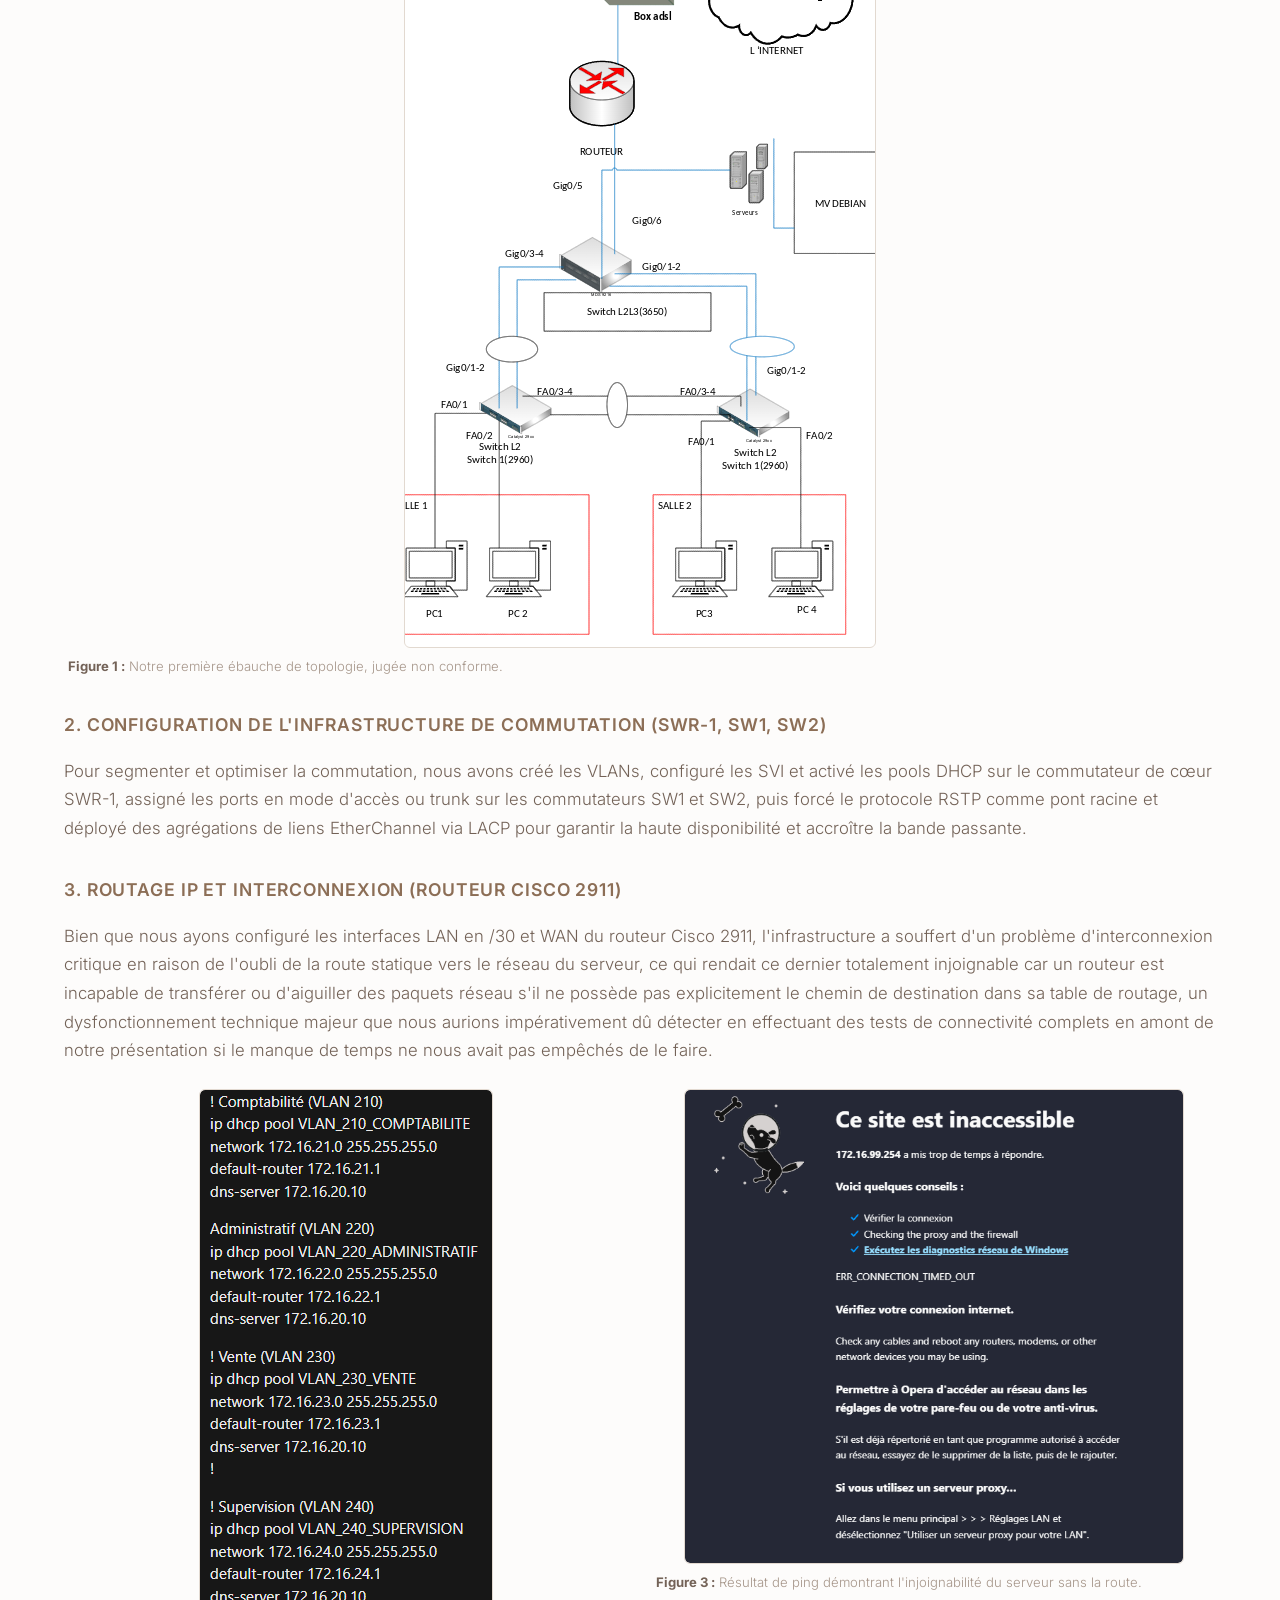
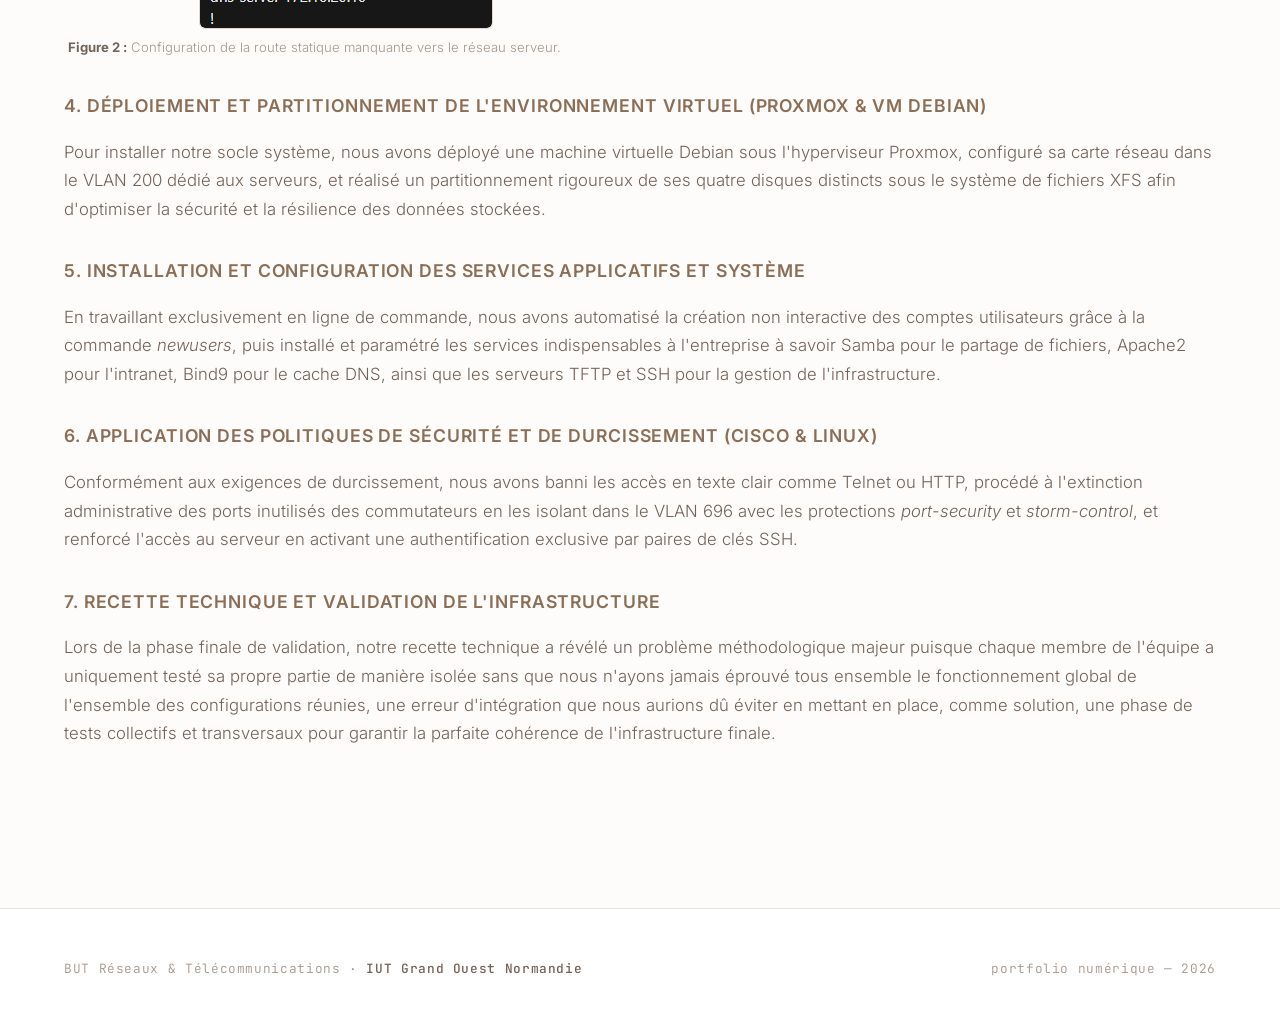
<file: sae12.html>
<!DOCTYPE html>
<html lang="fr">
<head>
  <meta charset="UTF-8">
  <meta name="viewport" content="width=device-width, initial-scale=1.0">
  <title>SAÉ 1.2 - S'initier aux réseaux informatiques | Portfolio</title>
  <link rel="preconnect" href="https://fonts.googleapis.com">
  <link rel="preconnect" href="https://fonts.gstatic.com" crossorigin>
  <link href="https://fonts.googleapis.com/css2?family=Cormorant+Garamond:ital,wght@0,400;0,500;0,600;1,400&family=Inter:wght@300;400;500;600&family=JetBrains+Mono:wght@400;500&display=swap" rel="stylesheet">
  <link rel="stylesheet" href="style.css">
  <link rel="stylesheet" href="sae101.css">
</head>
<body>

  <nav>
    <a class="nav-logo" href="index.html">portfolio<span>.</span>rt</a>
    <ul class="nav-links">
      <li><a href="index.html">Accueil</a></li>
      <li><a href="presentation.html">À propos</a></li>
      <li><a href="saes.html" class="active">Travaux SAE</a></li>
      <li><a href="bilan.html">Bilan</a></li>
    </ul>
  </nav>

  <main>
    <a href="saes.html" class="btn-back">← Retour aux projets</a>

    <h1 class="sae-main-title">SAÉ 1.2 : S'initier aux réseaux informatiques</h1>

    <section class="sae-section">
      <h2>Contexte et cahier des charges</h2>
      <p>
        Ce projet s'inscrit dans le cadre de la refonte et de l'évolution de l'infrastructure réseau et système de la société <strong>Fibre&amp;Company</strong>, exigeant le déploiement d'un réseau local (LAN) multi-sites sécurisé, segmenté et hautement disponible. Le cahier des charges imposait une sectorisation rigoureuse du trafic à travers la mise en œuvre de plusieurs VLANs métiers et d'un VLAN natif de sécurité, l'optimisation des liaisons par l'agrégation de liens (EtherChannel) et le protocole RSTP, ainsi que la configuration du routage inter-VLAN et statique sur un routeur Cisco 2911. En parallèle, le volet système exigeait le déploiement d'un serveur Debian virtualisé sous l'hyperviseur Proxmox, configuré exclusivement en ligne de commande (CLI), devant héberger des services clés (Apache2, Bind9, SMB) tout en respectant de strictes contraintes de sécurité préconisées par l'ANSSI et des mécanismes de sauvegarde incrémentale basés sur le système de fichiers XFS.
      </p>
    </section>

    <section class="sae-section">
      <h2>Vocabulaire technique utilisé</h2>
      <ul>
        <li><strong>RSTP (Rapid Spanning Tree Protocol) :</strong> Protocole réseau de niveau 2 permettant de cartographier une topologie physique contenant des boucles afin de bloquer les ports redondants, évitant ainsi les tempêtes de broadcast tout en assurant une convergence ultra-rapide en cas de panne d'un lien.</li>
        <li><strong>Agrégation de liens (EtherChannel / LACP) :</strong> Technique consistant à regrouper plusieurs liaisons physiques entre deux commutateurs en un seul lien logique unique, permettant d'augmenter la bande passante globale et d'offrir une redondance matérielle transparente.</li>
        <li><strong>Routage Inter-VLAN :</strong> Configuration permettant à des terminaux situés dans des réseaux virtuels (VLANs) distincts et isolés de communiquer entre eux en passant par un équipement de niveau 3 (routeur ou commutateur de niveau 3) qui valide et oriente les flux.</li>
        <li><strong>Permissions avancées (SGID / Sticky Bit) :</strong> Droits d'accès spécifiques sous Linux permettant de forcer l'héritage du groupe de travail sur tous les fichiers créés dans un répertoire (SGID) ou de restreindre la suppression d'un fichier au seul utilisateur qui l'a créé (Sticky Bit), indispensable pour la sécurité des dossiers partagés.</li>
      </ul>
    </section>

    <section class="sae-section">
      <h2>Méthodologie</h2>

      <h3>1. Préparation, analyse et modélisation de la topologie</h3>
      <p>
        Après avoir analysé le cahier des charges, réparti nos rôles et entamé notre première ébauche de la topologie physique sous Visio, ce schéma s'est révélé non conforme aux normes professionnelles car il adoptait une approche abstraite sans spécifier la numérotation des ports ni la distinction des interfaces, un échec de modélisation doublé d'une mauvaise gestion de notre temps puisque les délais impartis pour chaque tâche n'ont pas été respectés, ce qui démontre que nous aurions dû mieux maîtriser notre calendrier et travailler dès le départ sur un logiciel de simulation adapté comme Cisco Packet Tracer afin de disposer d'une véritable interface matérielle photoréaliste.
      </p>

      <div class="sae-media-grid" style="display: grid; grid-template-columns: 1fr; margin-top: 1.5rem;">
        <figure class="sae-card-media">
          <div class="img-wrapper">
            <img src="shemaphisique.png" alt="Premier schéma physique Cisco">
          </div>
          <figcaption><strong>Figure 1 :</strong> Notre première ébauche de topologie, jugée non conforme.</figcaption>
        </figure>
      </div>

      <h3 style="margin-top: 2rem;">2. Configuration de l'infrastructure de commutation (SWR-1, SW1, SW2)</h3>
      <p>
        Pour segmenter et optimiser la commutation, nous avons créé les VLANs, configuré les SVI et activé les pools DHCP sur le commutateur de cœur SWR-1, assigné les ports en mode d'accès ou trunk sur les commutateurs SW1 et SW2, puis forcé le protocole RSTP comme pont racine et déployé des agrégations de liens EtherChannel via LACP pour garantir la haute disponibilité et accroître la bande passante.
      </p>

      <h3 style="margin-top: 2rem;">3. Routage IP et interconnexion (Routeur Cisco 2911)</h3>
      <p>
        Bien que nous ayons configuré les interfaces LAN en /30 et WAN du routeur Cisco 2911, l'infrastructure a souffert d'un problème d'interconnexion critique en raison de l'oubli de la route statique vers le réseau du serveur, ce qui rendait ce dernier totalement injoignable car un routeur est incapable de transférer ou d'aiguiller des paquets réseau s'il ne possède pas explicitement le chemin de destination dans sa table de routage, un dysfonctionnement technique majeur que nous aurions impérativement dû détecter en effectuant des tests de connectivité complets en amont de notre présentation si le manque de temps ne nous avait pas empêchés de le faire.
      </p>

      <div class="sae-media-grid" style="display: grid; grid-template-columns: 1fr 1fr; gap: 1.5rem; margin-top: 1.5rem;">
        <figure class="sae-card-media">
          <div class="img-wrapper">
            <img src="route statique.png" alt="Configuration de la route statique manquante">
          </div>
          <figcaption><strong>Figure 2 :</strong> Configuration de la route statique manquante vers le réseau serveur.</figcaption>
        </figure>
        <figure class="sae-card-media">
          <div class="img-wrapper">
            <img src="siteennaxicible.png" alt="Serveur injoignable sans route statique">
          </div>
          <figcaption><strong>Figure 3 :</strong> Résultat de ping démontrant l'injoignabilité du serveur sans la route.</figcaption>
        </figure>
      </div>

      <h3 style="margin-top: 2rem;">4. Déploiement et partitionnement de l'environnement virtuel (Proxmox &amp; VM Debian)</h3>
      <p>
        Pour installer notre socle système, nous avons déployé une machine virtuelle Debian sous l'hyperviseur Proxmox, configuré sa carte réseau dans le VLAN 200 dédié aux serveurs, et réalisé un partitionnement rigoureux de ses quatre disques distincts sous le système de fichiers XFS afin d'optimiser la sécurité et la résilience des données stockées.
      </p>

      <h3 style="margin-top: 2rem;">5. Installation et configuration des services applicatifs et système</h3>
      <p>
        En travaillant exclusivement en ligne de commande, nous avons automatisé la création non interactive des comptes utilisateurs grâce à la commande <em>newusers</em>, puis installé et paramétré les services indispensables à l'entreprise à savoir Samba pour le partage de fichiers, Apache2 pour l'intranet, Bind9 pour le cache DNS, ainsi que les serveurs TFTP et SSH pour la gestion de l'infrastructure.
      </p>

      <h3 style="margin-top: 2rem;">6. Application des politiques de sécurité et de durcissement (Cisco &amp; Linux)</h3>
      <p>
        Conformément aux exigences de durcissement, nous avons banni les accès en texte clair comme Telnet ou HTTP, procédé à l'extinction administrative des ports inutilisés des commutateurs en les isolant dans le VLAN 696 avec les protections <em>port-security</em> et <em>storm-control</em>, et renforcé l'accès au serveur en activant une authentification exclusive par paires de clés SSH.
      </p>

      <h3 style="margin-top: 2rem;">7. Recette technique et validation de l'infrastructure</h3>
      <p>
        Lors de la phase finale de validation, notre recette technique a révélé un problème méthodologique majeur puisque chaque membre de l'équipe a uniquement testé sa propre partie de manière isolée sans que nous n'ayons jamais éprouvé tous ensemble le fonctionnement global de l'ensemble des configurations réunies, une erreur d'intégration que nous aurions dû éviter en mettant en place, comme solution, une phase de tests collectifs et transversaux pour garantir la parfaite cohérence de l'infrastructure finale.
      </p>
    </section>

  </main>

  <footer class="footer-strip">
    <span>BUT Réseaux &amp; Télécommunications · <strong>IUT Grand Ouest Normandie</strong></span>
    <span>portfolio numérique — <span id="year"></span></span>
  </footer>

  <script>
    document.getElementById('year').textContent = new Date().getFullYear();
  </script>
</body>
</html>
</file>
<file: style.css>
/* ══════════════════════════════════════════════
   Portfolio BUT R&T — Feuille de style partagée
   ══════════════════════════════════════════════ */

/* ── VARIABLES ── */
:root {
  --bg: #fdfcfb;
  --surface: #ffffff;
  --border: #e8e2dc;

  --text: #3c2f25;
  --text-muted: #736257;
  --text-dim: #a6968a;

  --accent: #8c6e56;
  --accent-dark: #6f5542;
  --accent-light: #f4efeb;

  --stat-green: #678c74;
  --stat-orange: #b37e56;
  --stat-blue: #567bb3;
  --stat-purple: #8156b3;

  --font-title: 'Cormorant Garamond', serif;
  --font-body: 'Inter', sans-serif;
  --font-mono: 'JetBrains Mono', monospace;

  --transition: all 0.4s cubic-bezier(0.25, 0.46, 0.45, 0.94);
  --radius: 8px;
}

/* ── RESET & BASE ── */
* { margin: 0; padding: 0; box-sizing: border-box; }

html {
  scroll-behavior: smooth;
  font-size: 16px;
}

body {
  background-color: var(--bg);
  color: var(--text);
  font-family: var(--font-body);
  font-weight: 300;
  line-height: 1.8;
  min-height: 100vh;
  -webkit-font-smoothing: antialiased;
}

/* ── NAV ── */
nav {
  position: fixed; top: 0; left: 0; right: 0; z-index: 100;
  background-color: rgba(253, 252, 251, 0.95);
  backdrop-filter: blur(10px);
  border-bottom: 1px solid var(--border);
  display: flex; align-items: center; justify-content: space-between;
  padding: 0 4rem;
  height: 80px;
  transition: var(--transition);
}

.nav-logo {
  font-family: var(--font-title);
  font-size: 1.5rem;
  font-weight: 500;
  color: var(--text);
  text-decoration: none;
  letter-spacing: -0.5px;
}
.nav-logo span { color: var(--accent); }

.nav-links {
  display: flex; gap: 3rem; list-style: none;
}

.nav-links a {
  font-family: var(--font-body);
  font-size: 0.9rem;
  font-weight: 400;
  color: var(--text-muted);
  text-decoration: none;
  transition: var(--transition);
  position: relative;
  padding: 5px 0;
}
.nav-links a:hover { color: var(--text); }

.nav-links a::after {
  content: ''; position: absolute; bottom: 0; left: 0;
  width: 0; height: 1px;
  background-color: var(--accent); transition: var(--transition);
}
.nav-links a:hover::after,
.nav-links a.active::after { width: 100%; }
.nav-links a.active { color: var(--accent); font-weight: 500; }

/* ── LAYOUT PRINCIPAL ── */
main {
  padding-top: 80px;
  padding: 8rem 4rem 6rem;
  max-width: 1300px;
  margin: 0 auto;
  animation: fadeInSlideUp 0.8s ease forwards;
}

@keyframes fadeInSlideUp {
  from { opacity: 0; transform: translateY(20px); }
  to   { opacity: 1; transform: translateY(0); }
}

/* ── TYPOGRAPHIE ── */
.label {
  font-family: var(--font-mono);
  font-size: 0.75rem;
  letter-spacing: 0.15em;
  text-transform: uppercase;
  color: var(--accent);
  margin-bottom: 1.5rem;
  display: flex; align-items: center; gap: 1rem;
}
.label::before { content: ''; width: 30px; height: 1px; background-color: var(--accent); }

h1 {
  font-family: var(--font-title);
  font-size: clamp(3.5rem, 8vw, 6rem);
  line-height: 1.1;
  font-weight: 400;
  margin-bottom: 2.5rem;
  color: var(--text);
  letter-spacing: -1px;
}

h2 {
  font-family: var(--font-title);
  font-size: clamp(2.5rem, 5vw, 3.5rem);
  font-weight: 400;
  margin-bottom: 2rem;
  line-height: 1.2;
  color: var(--text);
  letter-spacing: -0.5px;
}

h3 {
  font-family: var(--font-body);
  font-size: 1.3rem;
  font-weight: 600;
  margin-bottom: 1rem;
  color: var(--text);
  letter-spacing: -0.2px;
}

p { color: var(--text-muted); margin-bottom: 1.5rem; font-size: 1.05rem; }

/* ── DIVIDER ── */
.divider {
  width: 100%; height: 1px;
  background-color: var(--border);
  margin: 5rem 0;
}

/* ── CARDS ── */
.card {
  background-color: var(--surface);
  border: 1px solid var(--border);
  border-radius: var(--radius);
  padding: 3rem;
  transition: var(--transition);
  position: relative;
  overflow: hidden;
  text-decoration: none;
  display: block;
}
.card:hover {
  border-color: var(--accent);
  transform: translateY(-5px);
  box-shadow: 0 15px 30px rgba(60, 47, 37, 0.05);
}

.card-grid {
  display: grid;
  grid-template-columns: repeat(auto-fill, minmax(350px, 1fr));
  gap: 2.5rem;
  margin-top: 4rem;
}

/* ── TAGS ── */
.tags { display: flex; flex-wrap: wrap; gap: 0.75rem; margin-bottom: 3rem; }
.tag {
  font-family: var(--font-mono);
  font-size: 0.75rem;
  padding: 6px 16px;
  border: 1px solid var(--border);
  border-radius: 30px;
  color: var(--text-muted);
  transition: var(--transition);
  background-color: var(--surface);
}
.tag.accent { border-color: var(--accent); color: var(--accent); background-color: var(--accent-light); }
.tag:hover { border-color: var(--text); color: var(--text); }

/* ── BOUTONS ── */
.btn-row { display: flex; gap: 1.5rem; flex-wrap: wrap; }
.btn {
  font-family: var(--font-body);
  font-size: 0.85rem;
  font-weight: 500;
  letter-spacing: 0.05em;
  text-transform: uppercase;
  text-decoration: none;
  padding: 16px 32px;
  border-radius: var(--radius);
  cursor: pointer;
  border: none;
  transition: var(--transition);
  display: inline-flex; align-items: center; justify-content: center;
}
.btn-primary { background-color: var(--accent); color: #fff; }
.btn-primary:hover { background-color: var(--accent-dark); transform: translateY(-2px); }
.btn-outline { background-color: transparent; border: 1px solid var(--border); color: var(--text); }
.btn-outline:hover { border-color: var(--text); background-color: rgba(60, 47, 37, 0.03); }

/* ── BADGES ── */
.sae-badge {
  font-family: var(--font-mono);
  font-size: 0.8rem;
  font-weight: 500;
  padding: 6px 16px;
  border-radius: 30px;
  letter-spacing: 0.05em;
}
.badge-blue   { background-color: rgba(86, 123, 179, 0.1); color: var(--stat-blue);   border: 1px solid rgba(86, 123, 179, 0.2); }
.badge-purple { background-color: rgba(129, 86, 179, 0.1); color: var(--stat-purple); border: 1px solid rgba(129, 86, 179, 0.2); }
.badge-green  { background-color: rgba(103, 140, 116, 0.1); color: var(--stat-green);  border: 1px solid rgba(103, 140, 116, 0.2); }
.badge-orange { background-color: rgba(179, 126, 86, 0.1); color: var(--stat-orange); border: 1px solid rgba(179, 126, 86, 0.2); }

/* ── NOTICE ── */
.notice {
  background-color: var(--accent-light);
  border: 1px solid rgba(140, 110, 86, 0.15);
  border-radius: var(--radius);
  padding: 1.5rem 2rem;
  font-size: 1rem;
  color: var(--text-muted);
  display: flex; gap: 1.2rem; align-items: flex-start;
  margin-bottom: 3rem;
}
.notice-icon { color: var(--accent); font-size: 1.2rem; flex-shrink: 0; margin-top: 2px; }

/* ── FOOTER ── */
.footer-strip {
  border-top: 1px solid var(--border);
  padding: 3rem 4rem;
  display: flex;
  justify-content: space-between;
  align-items: center;
  font-family: var(--font-mono);
  font-size: 0.8rem;
  color: var(--text-dim);
  letter-spacing: 0.05em;
  background-color: var(--surface);
}
.footer-strip span strong { color: var(--text-muted); font-weight: 500; }

/* ══════════════════════════
   PAGE : ACCUEIL
   ══════════════════════════ */
.hero-grid {
  display: grid;
  grid-template-columns: 1fr 450px;
  gap: 6rem;
  align-items: center;
  margin-bottom: 6rem;
}

.hero-name {
  font-family: var(--font-title);
  font-size: clamp(4rem, 10vw, 8rem);
  line-height: 0.95;
  font-weight: 400;
  margin-bottom: 1.5rem;
  color: var(--text);
  letter-spacing: -2px;
}
.hero-name em { display: block; font-style: italic; color: var(--accent); }

.hero-subtitle {
  font-family: var(--font-mono);
  font-size: 0.95rem;
  color: var(--text-muted);
  margin-bottom: 3rem;
  padding: 1rem;
  border-left: 2px solid var(--border);
  background-color: rgba(232, 226, 220, 0.2);
}

.hero-desc {
  color: var(--text-muted);
  font-size: 1.15rem;
  max-width: 600px;
  margin-bottom: 3.5rem;
}

.photo-container {
  position: relative;
  border-radius: var(--radius);
  overflow: hidden;
  aspect-ratio: 4/5;
  box-shadow: 0 20px 50px rgba(60, 47, 37, 0.1);
  transition: var(--transition);
}
.photo-container:hover { transform: translateY(-10px); }
.photo-container img { width: 100%; height: 100%; object-fit: cover; transition: transform 0.6s ease; }
.photo-container:hover img { transform: scale(1.05); }

.photo-overlay {
  position: absolute; bottom: 0; left: 0; right: 0;
  padding: 2rem;
  background: linear-gradient(to top, rgba(60, 47, 37, 0.8), transparent);
  color: #fff;
  font-family: var(--font-mono); font-size: 0.8rem;
  text-transform: uppercase; letter-spacing: 0.1em;
}

/* ══════════════════════════
   PAGE : PRÉSENTATION
   ══════════════════════════ */
.info-grid {
  display: grid;
  grid-template-columns: repeat(2, 1fr);
  gap: 2rem;
  margin-top: 4rem;
}

.info-field {
  background-color: var(--surface);
  border: 1px solid var(--border);
  border-radius: var(--radius);
  padding: 2rem;
  transition: var(--transition);
}
.info-field:hover { border-color: var(--accent); background-color: var(--accent-light); }

.info-field .field-label {
  font-family: var(--font-mono);
  font-size: 0.75rem;
  color: var(--accent);
  text-transform: uppercase;
  letter-spacing: 0.15em;
  margin-bottom: 0.75rem;
}
.info-field .field-value { color: var(--text); font-size: 1.1rem; font-weight: 400; }
.field-value.placeholder { color: var(--text-dim); font-style: italic; }

/* ══════════════════════════
   PAGE : SAÉ
   ══════════════════════════ */
.sae-card { padding: 0; }

.sae-image-header {
  width: 100%; height: 200px;
  overflow: hidden;
  border-bottom: 1px solid var(--border);
}
.sae-image-header img {
  width: 100%; height: 100%; object-fit: cover;
  transition: transform 0.6s ease;
}
.card:hover .sae-image-header img { transform: scale(1.05); }

.sae-content { padding: 2.5rem; }

.sae-header {
  display: flex; justify-content: space-between; align-items: center;
  flex-wrap: wrap; gap: 1rem; margin-bottom: 2rem;
}

.sae-empty {
  background-color: var(--accent-light);
  border: 1px dashed var(--border);
  border-radius: var(--radius);
  padding: 4rem 2rem;
  text-align: center;
  color: var(--text-muted);
}
.sae-empty .sae-icon { font-size: 3rem; margin-bottom: 1.5rem; color: var(--accent); opacity: 0.6; }

.comp-id {
  font-family: var(--font-mono);
  font-size: 0.85rem;
  font-weight: 500;
  color: var(--accent);
  letter-spacing: 0.1em;
  margin-bottom: 0.5rem;
  display: block;
}

/* ══════════════════════════
   PAGE : BILAN
   ══════════════════════════ */
.comp-block {
  background-color: var(--surface);
  border: 1px solid var(--border);
  border-radius: var(--radius);
  padding: 3rem;
  margin-bottom: 2.5rem;
  transition: var(--transition);
}
.comp-block:hover { border-color: rgba(140, 110, 86, 0.3); }

.comp-header {
  display: flex; justify-content: space-between; align-items: flex-start;
  gap: 1.5rem; margin-bottom: 2rem;
}

.progress-bar {
  height: 4px;
  background-color: var(--border);
  border-radius: 2px;
  overflow: hidden;
  margin-top: 2rem;
}
.progress-fill {
  height: 100%;
  background-color: var(--accent);
  border-radius: 2px;
  width: 0;
  transition: width 1.5s cubic-bezier(0.22, 1, 0.36, 1);
}

.ac-list {
  list-style: none;
  margin-top: 2rem;
  display: flex; flex-direction: column; gap: 0.8rem;
}
.ac-list li {
  font-family: var(--font-body);
  font-size: 0.95rem;
  color: var(--text-muted);
  display: flex; align-items: flex-start; gap: 1rem;
  line-height: 1.6;
}
.ac-list li::before {
  content: '→';
  color: var(--stat-orange);
  font-family: var(--font-mono);
  flex-shrink: 0;
}

/* ══════════════════════════
   RESPONSIVE
   ══════════════════════════ */
@media (max-width: 1024px) {
  nav { padding: 0 2rem; gap: 1rem; }
  .nav-links { gap: 1.5rem; }
  main { padding: 6rem 2rem 4rem; }
  .hero-grid { grid-template-columns: 1fr; gap: 4rem; text-align: center; }
  .photo-container { max-width: 400px; margin: 0 auto; order: -1; }
  .hero-subtitle { border-left: none; border-top: 2px solid var(--border); padding-left: 0; padding-top: 1rem; }
  .btn-row { justify-content: center; }
  .tags { justify-content: center; }
  .hero-desc { margin-left: auto; margin-right: auto; }
}

@media (max-width: 720px) {
  html { font-size: 15px; }
  nav { height: 70px; padding: 0 1rem; }
  .nav-logo { font-size: 1.3rem; }
  .nav-links { gap: 1rem; }
  .nav-links a { font-size: 0.8rem; }
  .card-grid { grid-template-columns: 1fr; }
  .info-grid { grid-template-columns: 1fr; }
  .comp-header { flex-direction: column; align-items: flex-start; gap: 1rem; }
}
</file>
<file: sae101.css>
/* Alignement forcé à gauche */
main {
    text-align: left !important;
}

.btn-back {
    display: inline-block !important;
    margin-left: 0 !important;
    margin-right: auto !important;
    margin-bottom: 2rem;
    padding: 0.4rem 0.8rem;
    border: 1px solid var(--clr-border, #e2d9d0);
    border-radius: 6px;
    text-decoration: none;
    color: var(--clr-accent, #8c6e56);
    font-family: 'Inter', sans-serif;
    font-size: 0.82rem;
    transition: 0.2s;
}

.btn-back:hover {
    background: #f4efeb;
    cursor: pointer;
}

/* Sections */
.sae-section {
    padding: 2.5rem 0;
    border-top: 1px solid #e2d9d0;
}

.sae-section h2 {
    font-family: 'Cormorant Garamond', serif;
    font-size: 1.8rem;
    margin-bottom: 1.5rem;
}

.sae-section h3 {
    font-family: 'Inter', sans-serif;
    font-size: 1.1rem;
    color: #8c6e56;
    margin-bottom: 1rem;
    text-transform: uppercase;
    letter-spacing: 0.05em;
}

.sae-section p {
    line-height: 1.7;
    margin-bottom: 1.5rem;
}

/* Images & figures */
.sae-media-grid {
    margin-top: 1.5rem;
    margin-bottom: 1rem;
}

.sae-card-media {
    display: flex;
    flex-direction: column;
    gap: 0.6rem;
    margin: 0;
}

.img-wrapper {
    overflow: hidden;
    border-radius: 6px;
    border: 1px solid #e2d9d0;
    background: #f9f7f5;
    max-width: 500px; /* Définit la taille maximale souhaitée (tu peux changer 400px) */
    margin: 0 auto;
    /* Taille standard */

}

.img-wrapper img {
    width: 100%;
    height: auto;
    display: block;
    border-radius: 5px;
    transition: transform 0.4s ease;
}

.img-wrapper:hover img {
    transform: scale(1.02);
}

.sae-card-media figcaption {
    font-family: 'Inter', sans-serif;
    font-size: 0.82rem;
    color: #a6968a;
    line-height: 1.5;
    padding: 0 0.25rem;
}

.sae-card-media figcaption strong {
    color: #736257;
}

/* Responsive : images empilées sur mobile */
@media (max-width: 720px) {
    .sae-media-grid[style*="grid-template-columns: 1fr 1fr"] {
        grid-template-columns: 1fr !important;
    }


}
</file>
